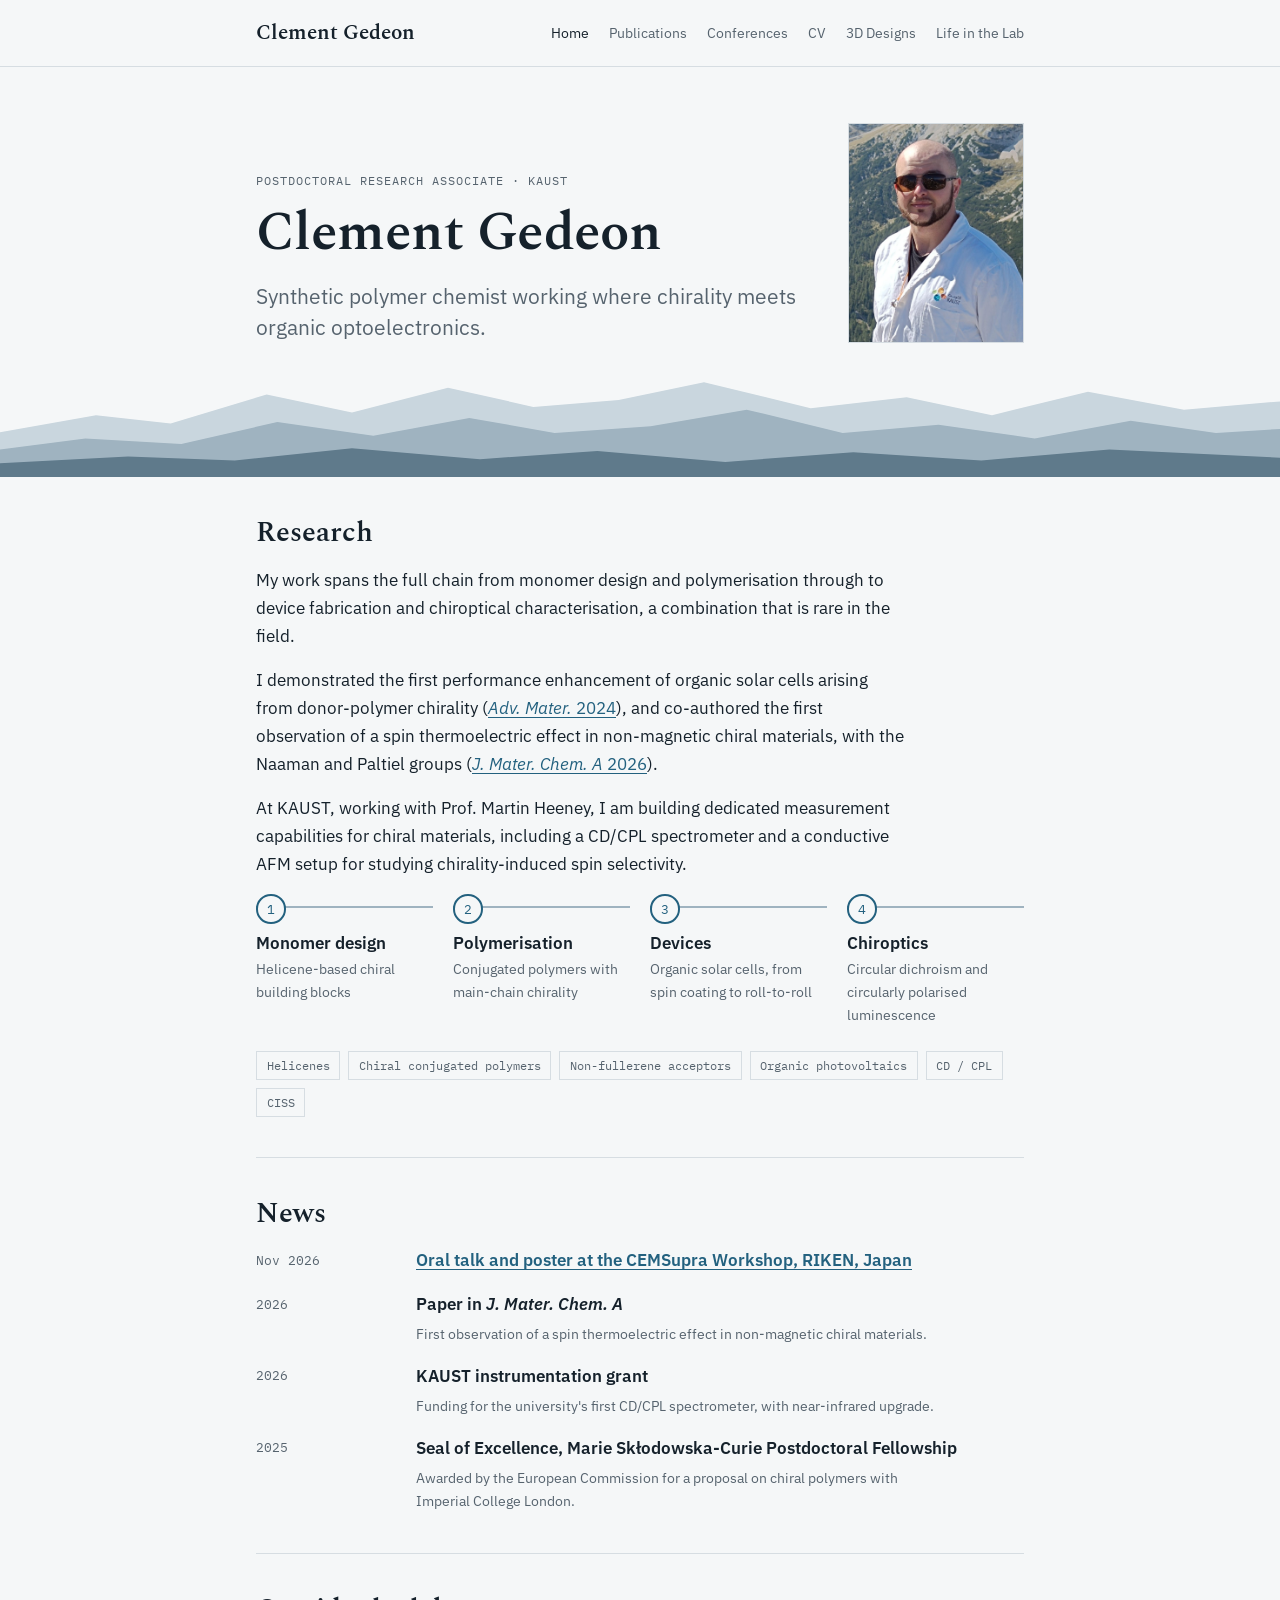
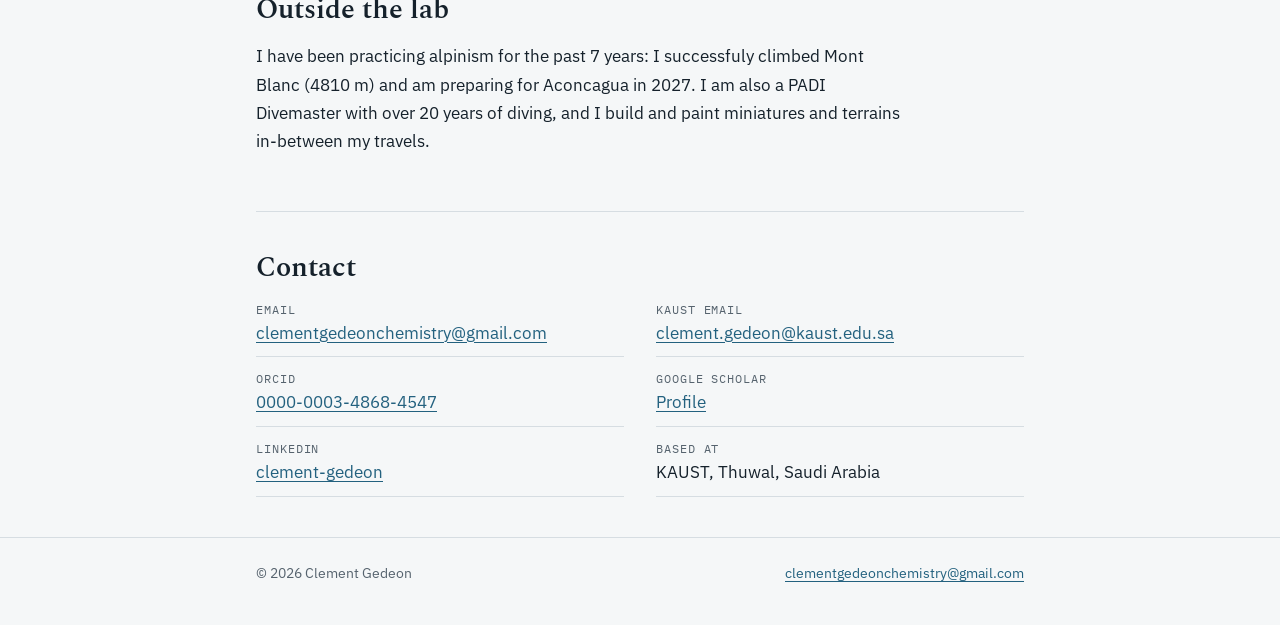
<file: index.html>
<!doctype html>
<html lang="en">
<head>
<meta charset="utf-8">
<meta name="viewport" content="width=device-width, initial-scale=1, viewport-fit=cover">
<title>Clement Gedeon</title><meta name="description" content="Clement Gedeon, synthetic polymer chemist at KAUST working on chiral conjugated polymers for organic optoelectronics."><meta name="claude:viewport-fit-sides" content="cover"><meta property="og:title" content="Clement Gedeon"><meta property="og:description" content="Clement Gedeon, synthetic polymer chemist at KAUST working on chiral conjugated polymers for organic optoelectronics."><link rel="icon" href="data:image/svg+xml,%3Csvg xmlns=%22http://www.w3.org/2000/svg%22 viewBox=%220 0 32 32%22%3E%3Cpath d=%22M2 28 L12 10 L17 18 L21 12 L30 28 Z%22 fill=%22%2323617f%22/%3E%3C/svg%3E"><link rel="preconnect" href="https://fonts.googleapis.com"><link rel="preconnect" href="https://fonts.gstatic.com" crossorigin><link rel="stylesheet" href="https://fonts.googleapis.com/css2?family=IBM+Plex+Mono:wght@400;500&family=IBM+Plex+Sans:ital,wght@0,400;0,600;1,400&family=Spectral:wght@500;600&display=swap"><link rel="stylesheet" href="style.css">
</head>
<body>
<header class="site-header"><div class="wrap"><a class="brand" href="index.html">Clement Gedeon</a><nav class="nav" aria-label="Main"><a href="index.html" aria-current="page">Home</a><a href="publications/index.html">Publications</a><a href="conferences/index.html">Conferences</a><a href="cv/index.html">CV</a><a href="3d-designs/index.html">3D Designs</a><a href="lab/index.html">Life in the Lab</a></nav></div></header>
<div class="hero"><div class="wrap">
  <div>
    <p class="eyebrow">Postdoctoral Research Associate · KAUST</p>
    <h1>Clement Gedeon</h1>
    <p class="lead">Synthetic polymer chemist working where chirality meets organic optoelectronics.</p>
  </div>
  <figure class="portrait" style="margin:0"><span aria-hidden="true">CG</span>
    <img src="photo.jpg" alt="Portrait of Clement Gedeon in the mountains" onerror="this.remove()"></figure>
</div></div>
<svg class="ridge" viewBox="0 0 1200 160" preserveAspectRatio="none" aria-hidden="true">
<polygon class="r1" points="0,160 0,95 90,70 160,82 250,40 330,66 420,30 500,58 580,48 660,22 760,60 850,44 930,70 1020,36 1110,62 1200,50 1200,160"/>
<polygon class="r2" points="0,160 0,120 80,104 170,112 260,80 350,100 440,74 520,96 610,86 700,62 790,96 880,84 970,104 1060,78 1140,96 1200,90 1200,160"/>
<polygon class="r3" points="0,160 0,140 120,130 220,136 330,118 450,134 560,122 680,138 800,124 920,136 1040,120 1200,132 1200,160"/>
</svg>
<main class="wrap">
  <section aria-labelledby="h-research">
    <h2 id="h-research">Research</h2>
    <p>My work spans the full chain from monomer design and polymerisation through to device fabrication and chiroptical characterisation, a combination that is rare in the field.</p>
    <p>I demonstrated the first performance enhancement of organic solar cells arising from donor-polymer chirality (<a href="publications/index.html#am2024"><em>Adv. Mater.</em> 2024</a>), and co-authored the first observation of a spin thermoelectric effect in non-magnetic chiral materials, with the Naaman and Paltiel groups (<a href="publications/index.html#jmca2026"><em>J. Mater. Chem. A</em> 2026</a>).</p>
    <p>At KAUST, working with Prof. Martin Heeney, I am building dedicated measurement capabilities for chiral materials, including a CD/CPL spectrometer and a conductive AFM setup for studying chirality-induced spin selectivity.</p>
    <ol class="route" aria-label="From monomer to device">
      <li><h3>Monomer design</h3><p>Helicene-based chiral building blocks</p></li>
      <li><h3>Polymerisation</h3><p>Conjugated polymers with main-chain chirality</p></li>
      <li><h3>Devices</h3><p>Organic solar cells, from spin coating to roll-to-roll</p></li>
      <li><h3>Chiroptics</h3><p>Circular dichroism and circularly polarised luminescence</p></li>
    </ol>
    <ul class="keywords" aria-label="Keywords">
      <li>Helicenes</li><li>Chiral conjugated polymers</li><li>Non-fullerene acceptors</li><li>Organic photovoltaics</li><li>CD / CPL</li><li>CISS</li>
    </ul>
  </section>

  <section aria-labelledby="h-news">
    <h2 id="h-news">News</h2>
    <ul class="path">
      <li><div class="when">Nov 2026</div><div><a href="conferences/cemsupra2026/index.html">Oral talk and poster at the CEMSupra Workshop, RIKEN, Japan</a></div></li>
      <li><div class="when">2026</div><div><strong>Paper in <em>J. Mater. Chem. A</em></strong><p>First observation of a spin thermoelectric effect in non-magnetic chiral materials.</p></div></li>
      <li><div class="when">2026</div><div><strong>KAUST instrumentation grant</strong><p>Funding for the university's first CD/CPL spectrometer, with near-infrared upgrade.</p></div></li>
      <li><div class="when">2025</div><div><strong>Seal of Excellence, Marie Skłodowska-Curie Postdoctoral Fellowship</strong><p>Awarded by the European Commission for a proposal on chiral polymers with Imperial College London.</p></div></li>
    </ul>
  </section>

  <section aria-labelledby="h-out">
    <h2 id="h-out">Outside the lab</h2>
    <p>I have been practicing alpinism for the past 7 years: I successfuly climbed Mont Blanc (4810 m) and am preparing for Aconcagua in 2027. I am also a PADI Divemaster with over 20 years of diving, and I build and paint miniatures and terrains in-between my travels.</p>
  </section>

  <section id="contact" aria-labelledby="h-contact">
    <h2 id="h-contact">Contact</h2>
    <ul class="links">
      <li><span class="label">Email</span><a href="mailto:clementgedeonchemistry@gmail.com">clementgedeonchemistry@gmail.com</a></li>
      <li><span class="label">KAUST email</span><a href="mailto:clement.gedeon@kaust.edu.sa">clement.gedeon@kaust.edu.sa</a></li>
      <li><span class="label">ORCID</span><a href="https://orcid.org/0000-0003-4868-4547">0000-0003-4868-4547</a></li>
      <li><span class="label">Google Scholar</span><a href="https://scholar.google.com/citations?user=0mpW06MAAAAJ">Profile</a></li>
      <li><span class="label">LinkedIn</span><a href="https://www.linkedin.com/in/clement-gedeon/">clement-gedeon</a></li>
      <li><span class="label">Based at</span><span class="value">KAUST, Thuwal, Saudi Arabia</span></li>
    </ul>
  </section>
</main>
<footer class="site-footer"><div class="wrap"><span>© 2026 Clement Gedeon</span><a href="mailto:clementgedeonchemistry@gmail.com">clementgedeonchemistry@gmail.com</a></div></footer>
</body>
</html>
</file>
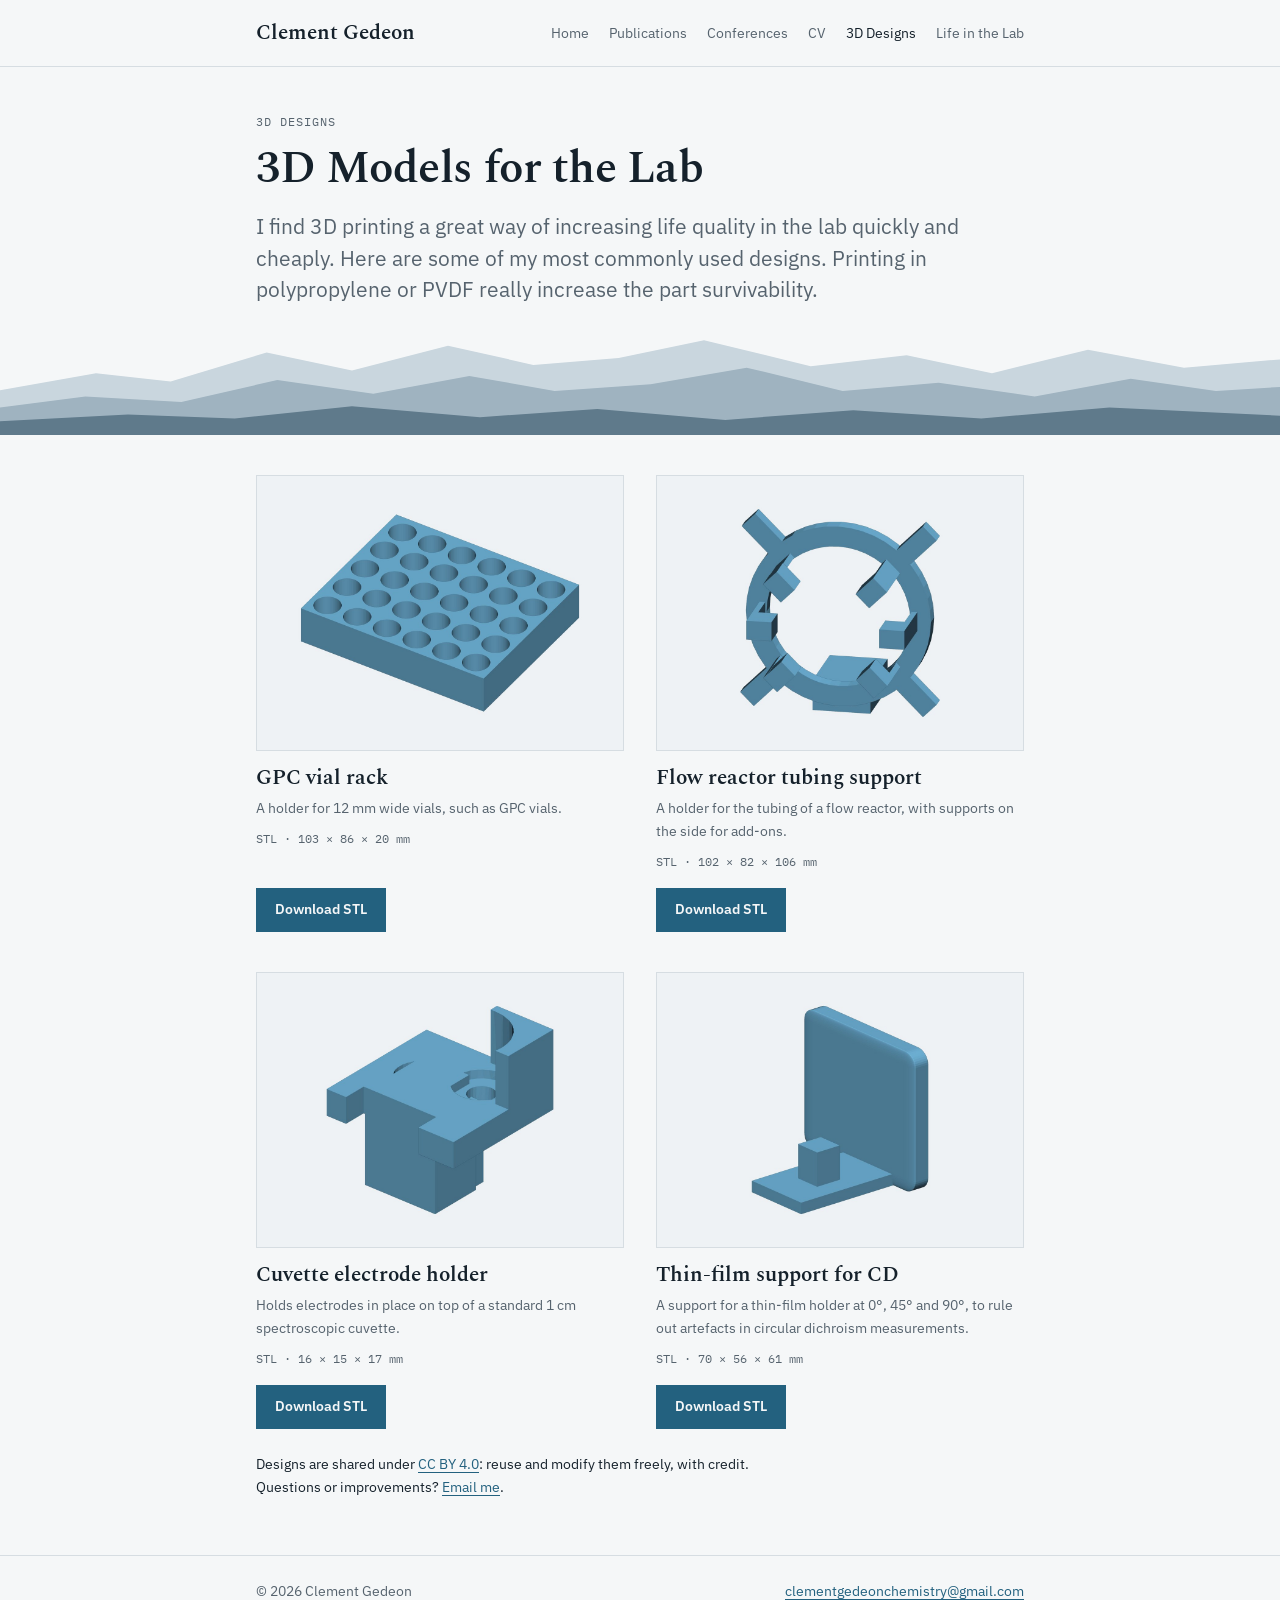
<file: 3d-designs/index.html>
<!doctype html>
<html lang="en">
<head>
<meta charset="utf-8">
<meta name="viewport" content="width=device-width, initial-scale=1, viewport-fit=cover">
<title>3D Designs · Clement Gedeon</title><meta name="description" content="3D-printable lab parts designed by Clement Gedeon, free to download."><meta name="claude:viewport-fit-sides" content="cover"><meta property="og:title" content="3D Designs · Clement Gedeon"><meta property="og:description" content="3D-printable lab parts designed by Clement Gedeon, free to download."><link rel="icon" href="data:image/svg+xml,%3Csvg xmlns=%22http://www.w3.org/2000/svg%22 viewBox=%220 0 32 32%22%3E%3Cpath d=%22M2 28 L12 10 L17 18 L21 12 L30 28 Z%22 fill=%22%2323617f%22/%3E%3C/svg%3E"><link rel="preconnect" href="https://fonts.googleapis.com"><link rel="preconnect" href="https://fonts.gstatic.com" crossorigin><link rel="stylesheet" href="https://fonts.googleapis.com/css2?family=IBM+Plex+Mono:wght@400;500&family=IBM+Plex+Sans:ital,wght@0,400;0,600;1,400&family=Spectral:wght@500;600&display=swap"><link rel="stylesheet" href="../style.css">
</head>
<body>
<header class="site-header"><div class="wrap"><a class="brand" href="../index.html">Clement Gedeon</a><nav class="nav" aria-label="Main"><a href="../index.html">Home</a><a href="../publications/index.html">Publications</a><a href="../conferences/index.html">Conferences</a><a href="../cv/index.html">CV</a><a href="../3d-designs/index.html" aria-current="page">3D Designs</a><a href="../lab/index.html">Life in the Lab</a></nav></div></header>
<div class="hero page-head"><div class="wrap" style="grid-template-columns:minmax(0,1fr)"><div><p class="eyebrow">3D Designs</p><h1>3D Models for the Lab</h1><p class="lead">I find 3D printing a great way of increasing life quality in the lab quickly and cheaply. Here are some of my most commonly used designs. Printing in polypropylene or PVDF really increase the part survivability.</p></div></div></div><svg class="ridge" viewBox="0 0 1200 160" preserveAspectRatio="none" aria-hidden="true">
<polygon class="r1" points="0,160 0,95 90,70 160,82 250,40 330,66 420,30 500,58 580,48 660,22 760,60 850,44 930,70 1020,36 1110,62 1200,50 1200,160"/>
<polygon class="r2" points="0,160 0,120 80,104 170,112 260,80 350,100 440,74 520,96 610,86 700,62 790,96 880,84 970,104 1060,78 1140,96 1200,90 1200,160"/>
<polygon class="r3" points="0,160 0,140 120,130 220,136 330,118 450,134 560,122 680,138 800,124 920,136 1040,120 1200,132 1200,160"/>
</svg>
<main class="wrap">
  <section aria-label="Designs">
    <div class="designs">
<article class="design" id="gpc-vial-rack"><a class="design-img" href="images/GPC_Vials_1.2mm.jpg"><img src="images/GPC_Vials_1.2mm.jpg" alt="GPC vial rack" loading="lazy"></a><div class="design-body"><h2>GPC vial rack</h2><p>A holder for 12 mm wide vials, such as GPC vials.</p><p class="design-meta">STL · 103 × 86 × 20 mm</p><a class="button" href="files/GPC_Vials_1.2mm.stl" download>Download STL</a></div></article><article class="design" id="flow-reactor-support"><a class="design-img" href="images/Flow_Reactor_Support.jpg"><img src="images/Flow_Reactor_Support.jpg" alt="Flow reactor tubing support" loading="lazy"></a><div class="design-body"><h2>Flow reactor tubing support</h2><p>A holder for the tubing of a flow reactor, with supports on the side for add-ons.</p><p class="design-meta">STL · 102 × 82 × 106 mm</p><a class="button" href="files/Flow_Reactor_Support.stl" download>Download STL</a></div></article><article class="design" id="cuvette-electrode-holder"><a class="design-img" href="images/Electrode_Holder_Cuvette.jpg"><img src="images/Electrode_Holder_Cuvette.jpg" alt="Cuvette electrode holder" loading="lazy"></a><div class="design-body"><h2>Cuvette electrode holder</h2><p>Holds electrodes in place on top of a standard 1 cm spectroscopic cuvette.</p><p class="design-meta">STL · 16 × 15 × 17 mm</p><a class="button" href="files/Electrode_Holder_Cuvette.stl" download>Download STL</a></div></article><article class="design" id="thin-film-cd-support"><a class="design-img" href="images/Thin_Film_Support_CD.jpg"><img src="images/Thin_Film_Support_CD.jpg" alt="Thin-film support for CD" loading="lazy"></a><div class="design-body"><h2>Thin-film support for CD</h2><p>A support for a thin-film holder at 0°, 45° and 90°, to rule out artefacts in circular dichroism measurements.</p><p class="design-meta">STL · 70 × 56 × 61 mm</p><a class="button" href="files/Thin_Film_Support_CD.stl" download>Download STL</a></div></article>
<!-- TO ADD A DESIGN
     1. Upload the picture into 3d-designs/images/ and the file (STL, STEP or ZIP) into 3d-designs/files/
     2. Copy the lines from <article ...> to </article> below, paste them just above this comment, and change the text and file names.
<article class="design" id="short-name">
  <a class="design-img" href="images/picture.jpg"><img src="images/picture.jpg" alt="Short description of the part" loading="lazy"></a>
  <div class="design-body">
    <h2>Name of the part</h2>
    <p>What it does and why you made it.</p>
    <p class="design-meta">STL · PETG</p>
    <a class="button" href="files/part.stl" download>Download STL</a>
  </div>
</article>
-->
    </div>
    <p class="more">Designs are shared under <a href="https://creativecommons.org/licenses/by/4.0/">CC BY 4.0</a>: reuse and modify them freely, with credit. Questions or improvements? <a href="mailto:clementgedeonchemistry@gmail.com">Email me</a>.</p>
  </section>
</main>
<footer class="site-footer"><div class="wrap"><span>© 2026 Clement Gedeon</span><a href="mailto:clementgedeonchemistry@gmail.com">clementgedeonchemistry@gmail.com</a></div></footer>
<dialog class="lightbox" id="lightbox" aria-label="Enlarged image">
  <button type="button" class="lightbox-close" aria-label="Close">×</button>
  <img alt=""><p></p>
</dialog>
<script src="../lightbox.js"></script>
</body>
</html>
</file>
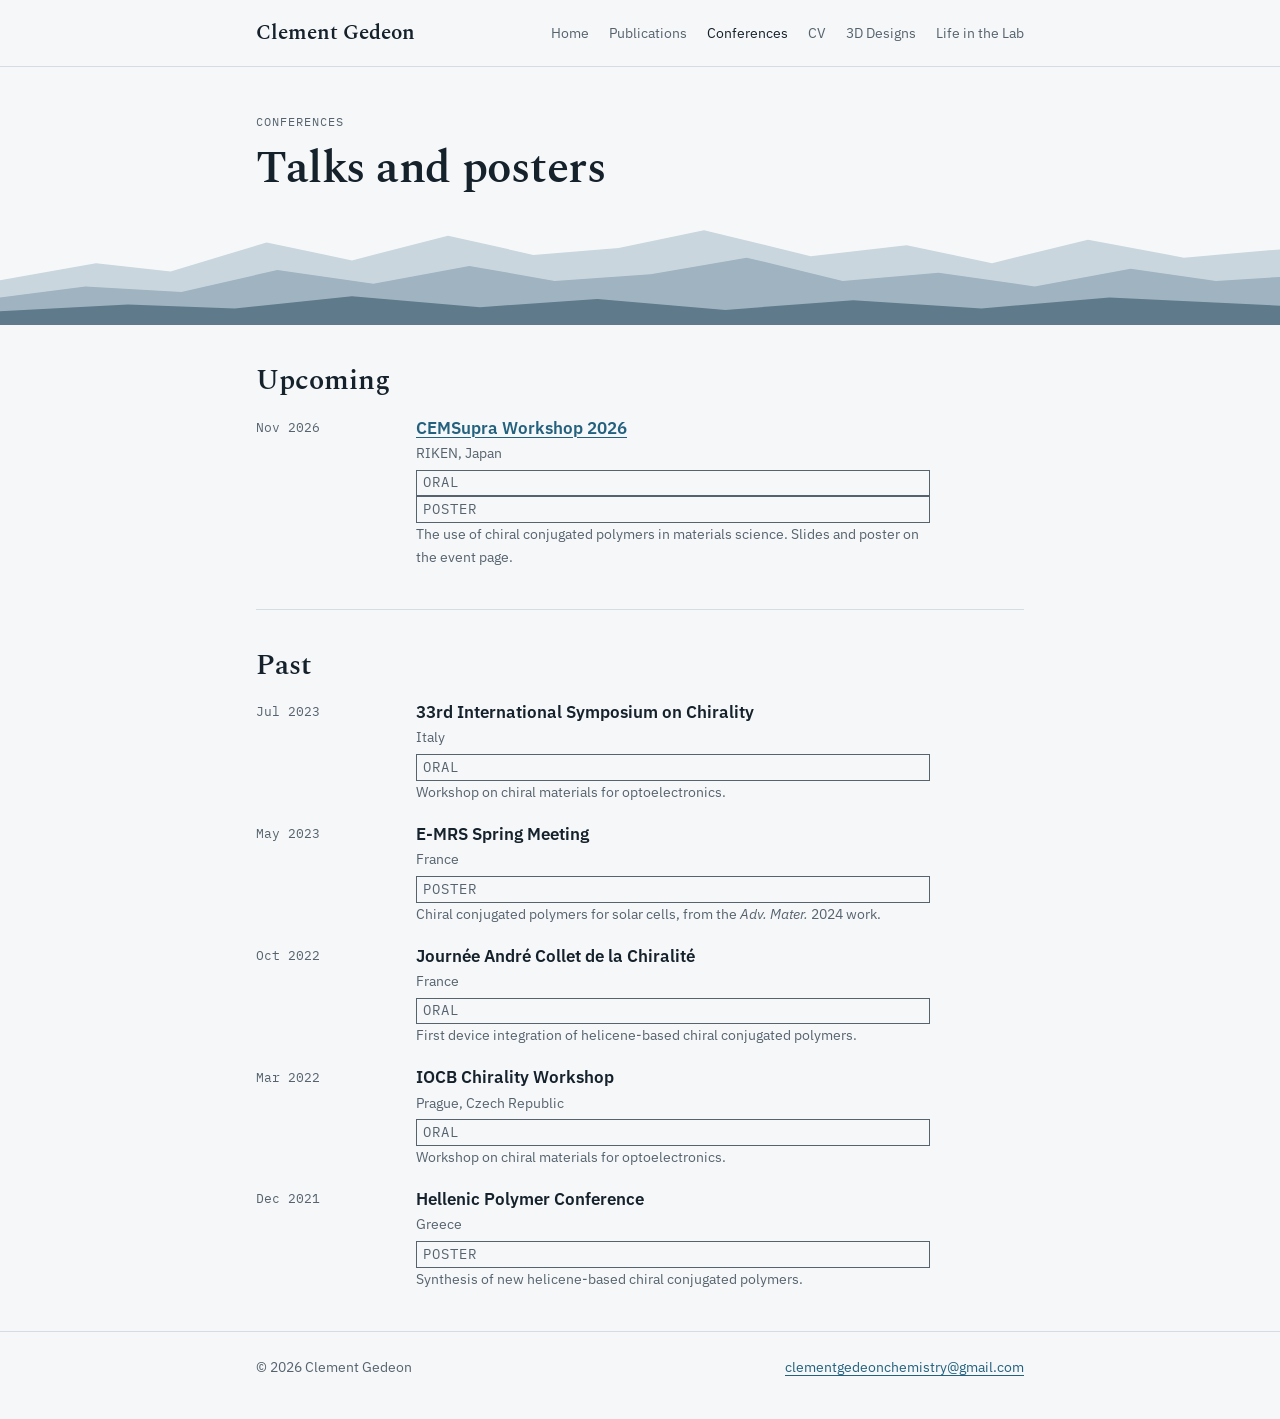
<file: conferences/index.html>
<!doctype html>
<html lang="en">
<head>
<meta charset="utf-8">
<meta name="viewport" content="width=device-width, initial-scale=1, viewport-fit=cover">
<title>Conferences · Clement Gedeon</title><meta name="description" content="Talks and posters by Clement Gedeon."><meta name="claude:viewport-fit-sides" content="cover"><meta property="og:title" content="Conferences · Clement Gedeon"><meta property="og:description" content="Talks and posters by Clement Gedeon."><link rel="icon" href="data:image/svg+xml,%3Csvg xmlns=%22http://www.w3.org/2000/svg%22 viewBox=%220 0 32 32%22%3E%3Cpath d=%22M2 28 L12 10 L17 18 L21 12 L30 28 Z%22 fill=%22%2323617f%22/%3E%3C/svg%3E"><link rel="preconnect" href="https://fonts.googleapis.com"><link rel="preconnect" href="https://fonts.gstatic.com" crossorigin><link rel="stylesheet" href="https://fonts.googleapis.com/css2?family=IBM+Plex+Mono:wght@400;500&family=IBM+Plex+Sans:ital,wght@0,400;0,600;1,400&family=Spectral:wght@500;600&display=swap"><link rel="stylesheet" href="../style.css">
</head>
<body>
<header class="site-header"><div class="wrap"><a class="brand" href="../index.html">Clement Gedeon</a><nav class="nav" aria-label="Main"><a href="../index.html">Home</a><a href="../publications/index.html">Publications</a><a href="../conferences/index.html" aria-current="page">Conferences</a><a href="../cv/index.html">CV</a><a href="../3d-designs/index.html">3D Designs</a><a href="../lab/index.html">Life in the Lab</a></nav></div></header>
<div class="hero page-head"><div class="wrap" style="grid-template-columns:minmax(0,1fr)"><div><p class="eyebrow">Conferences</p><h1>Talks and posters</h1></div></div></div><svg class="ridge" viewBox="0 0 1200 160" preserveAspectRatio="none" aria-hidden="true">
<polygon class="r1" points="0,160 0,95 90,70 160,82 250,40 330,66 420,30 500,58 580,48 660,22 760,60 850,44 930,70 1020,36 1110,62 1200,50 1200,160"/>
<polygon class="r2" points="0,160 0,120 80,104 170,112 260,80 350,100 440,74 520,96 610,86 700,62 790,96 880,84 970,104 1060,78 1140,96 1200,90 1200,160"/>
<polygon class="r3" points="0,160 0,140 120,130 220,136 330,118 450,134 560,122 680,138 800,124 920,136 1040,120 1200,132 1200,160"/>
</svg>
<main class="wrap">
  <section aria-labelledby="h-up">
    <h2 id="h-up">Upcoming</h2>
    <ul class="path">
      <li><div class="when">Nov 2026</div><div><a href="cemsupra2026/index.html">CEMSupra Workshop 2026</a> <span>RIKEN, Japan</span>
        <p><span class="badge">Oral</span><span class="badge">Poster</span>The use of chiral conjugated polymers in materials science. Slides and poster on the event page.</p></div></li>
    </ul>
  </section>
  <section aria-labelledby="h-past">
    <h2 id="h-past">Past</h2>
    <ul class="path"><li><div class="when">Jul 2023</div><div><strong>33rd International Symposium on Chirality</strong> <span>Italy</span><p><span class="badge">Oral</span>Workshop on chiral materials for optoelectronics.</p></div></li><li><div class="when">May 2023</div><div><strong>E-MRS Spring Meeting</strong> <span>France</span><p><span class="badge">Poster</span>Chiral conjugated polymers for solar cells, from the <em>Adv. Mater.</em> 2024 work.</p></div></li><li><div class="when">Oct 2022</div><div><strong>Journée André Collet de la Chiralité</strong> <span>France</span><p><span class="badge">Oral</span>First device integration of helicene-based chiral conjugated polymers.</p></div></li><li><div class="when">Mar 2022</div><div><strong>IOCB Chirality Workshop</strong> <span>Prague, Czech Republic</span><p><span class="badge">Oral</span>Workshop on chiral materials for optoelectronics.</p></div></li><li><div class="when">Dec 2021</div><div><strong>Hellenic Polymer Conference</strong> <span>Greece</span><p><span class="badge">Poster</span>Synthesis of new helicene-based chiral conjugated polymers.</p></div></li></ul>
  </section>
</main>
<footer class="site-footer"><div class="wrap"><span>© 2026 Clement Gedeon</span><a href="mailto:clementgedeonchemistry@gmail.com">clementgedeonchemistry@gmail.com</a></div></footer>
</body>
</html>
</file>
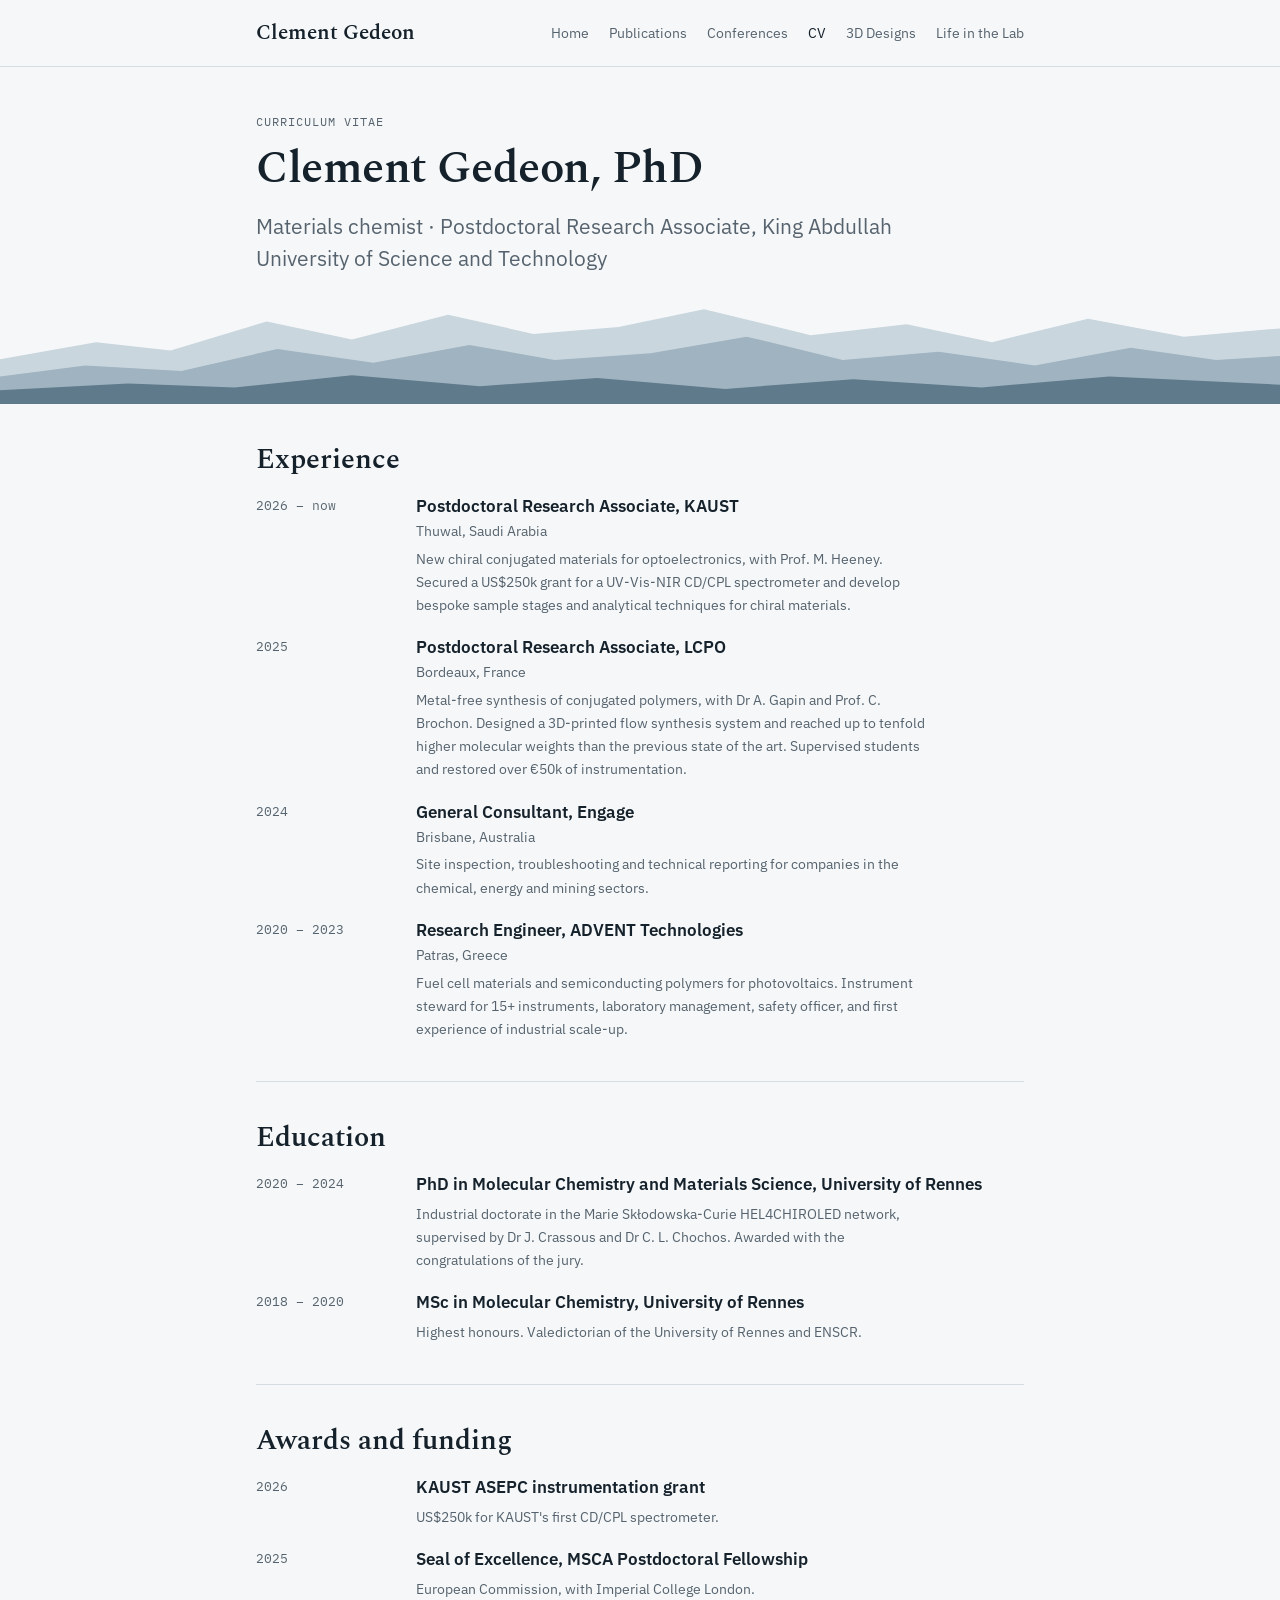
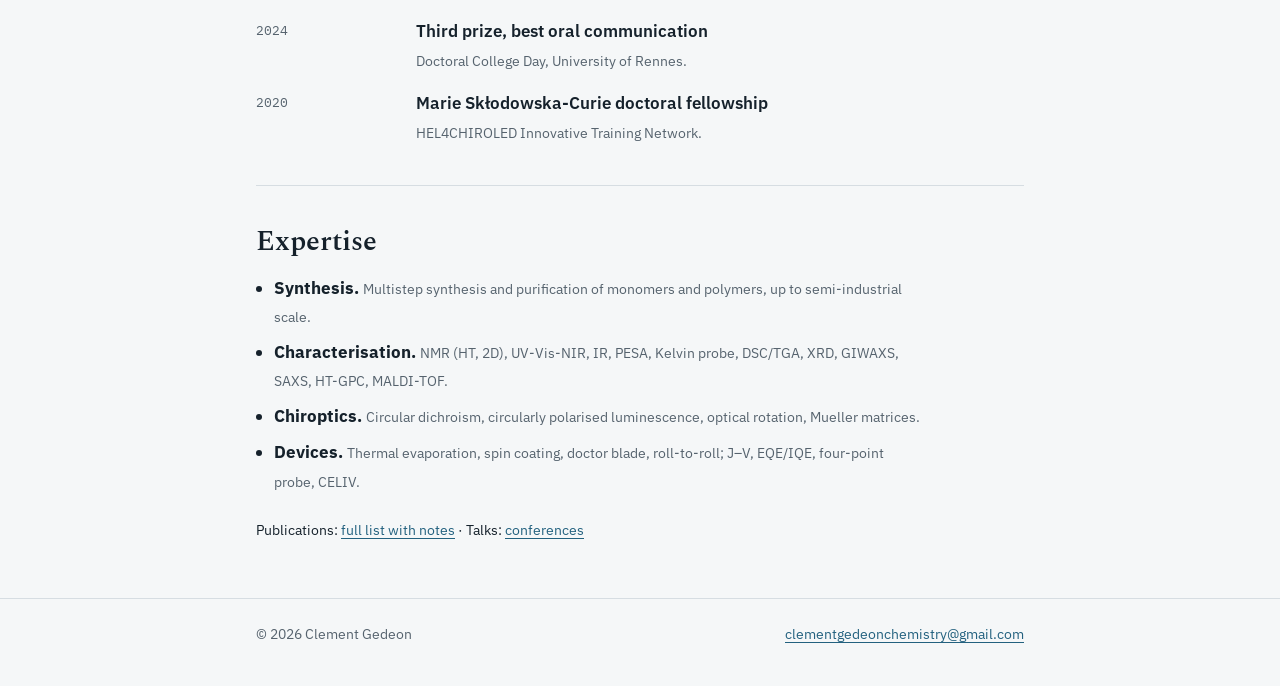
<file: cv/index.html>
<!doctype html>
<html lang="en">
<head>
<meta charset="utf-8">
<meta name="viewport" content="width=device-width, initial-scale=1, viewport-fit=cover">
<title>CV · Clement Gedeon</title><meta name="description" content="Curriculum vitae of Clement Gedeon, materials chemist at KAUST."><meta name="claude:viewport-fit-sides" content="cover"><meta property="og:title" content="CV · Clement Gedeon"><meta property="og:description" content="Curriculum vitae of Clement Gedeon, materials chemist at KAUST."><link rel="icon" href="data:image/svg+xml,%3Csvg xmlns=%22http://www.w3.org/2000/svg%22 viewBox=%220 0 32 32%22%3E%3Cpath d=%22M2 28 L12 10 L17 18 L21 12 L30 28 Z%22 fill=%22%2323617f%22/%3E%3C/svg%3E"><link rel="preconnect" href="https://fonts.googleapis.com"><link rel="preconnect" href="https://fonts.gstatic.com" crossorigin><link rel="stylesheet" href="https://fonts.googleapis.com/css2?family=IBM+Plex+Mono:wght@400;500&family=IBM+Plex+Sans:ital,wght@0,400;0,600;1,400&family=Spectral:wght@500;600&display=swap"><link rel="stylesheet" href="../style.css">
</head>
<body>
<header class="site-header"><div class="wrap"><a class="brand" href="../index.html">Clement Gedeon</a><nav class="nav" aria-label="Main"><a href="../index.html">Home</a><a href="../publications/index.html">Publications</a><a href="../conferences/index.html">Conferences</a><a href="../cv/index.html" aria-current="page">CV</a><a href="../3d-designs/index.html">3D Designs</a><a href="../lab/index.html">Life in the Lab</a></nav></div></header>
<div class="hero page-head"><div class="wrap" style="grid-template-columns:minmax(0,1fr)"><div><p class="eyebrow">Curriculum vitae</p><h1>Clement Gedeon, PhD</h1><p class="lead">Materials chemist · Postdoctoral Research Associate, King Abdullah University of Science and Technology</p></div></div></div><svg class="ridge" viewBox="0 0 1200 160" preserveAspectRatio="none" aria-hidden="true">
<polygon class="r1" points="0,160 0,95 90,70 160,82 250,40 330,66 420,30 500,58 580,48 660,22 760,60 850,44 930,70 1020,36 1110,62 1200,50 1200,160"/>
<polygon class="r2" points="0,160 0,120 80,104 170,112 260,80 350,100 440,74 520,96 610,86 700,62 790,96 880,84 970,104 1060,78 1140,96 1200,90 1200,160"/>
<polygon class="r3" points="0,160 0,140 120,130 220,136 330,118 450,134 560,122 680,138 800,124 920,136 1040,120 1200,132 1200,160"/>
</svg>
<main class="wrap">
  <section aria-labelledby="h-exp">
    <h2 id="h-exp">Experience</h2>
    <ul class="path">
      <li><div class="when">2026 – now</div><div><strong>Postdoctoral Research Associate, KAUST</strong> <span>Thuwal, Saudi Arabia</span>
        <p>New chiral conjugated materials for optoelectronics, with Prof. M. Heeney. Secured a US$250k grant for a UV-Vis-NIR CD/CPL spectrometer and develop bespoke sample stages and analytical techniques for chiral materials.</p></div></li>
      <li><div class="when">2025</div><div><strong>Postdoctoral Research Associate, LCPO</strong> <span>Bordeaux, France</span>
        <p>Metal-free synthesis of conjugated polymers, with Dr A. Gapin and Prof. C. Brochon. Designed a 3D-printed flow synthesis system and reached up to tenfold higher molecular weights than the previous state of the art. Supervised students and restored over €50k of instrumentation.</p></div></li>
      <li><div class="when">2024</div><div><strong>General Consultant, Engage</strong> <span>Brisbane, Australia</span>
        <p>Site inspection, troubleshooting and technical reporting for companies in the chemical, energy and mining sectors.</p></div></li>
      <li><div class="when">2020 – 2023</div><div><strong>Research Engineer, ADVENT Technologies</strong> <span>Patras, Greece</span>
        <p>Fuel cell materials and semiconducting polymers for photovoltaics. Instrument steward for 15+ instruments, laboratory management, safety officer, and first experience of industrial scale-up.</p></div></li>
    </ul>
  </section>
  <section aria-labelledby="h-edu">
    <h2 id="h-edu">Education</h2>
    <ul class="path">
      <li><div class="when">2020 – 2024</div><div><strong>PhD in Molecular Chemistry and Materials Science, University of Rennes</strong>
        <p>Industrial doctorate in the Marie Skłodowska-Curie HEL4CHIROLED network, supervised by Dr J. Crassous and Dr C. L. Chochos. Awarded with the congratulations of the jury.</p></div></li>
      <li><div class="when">2018 – 2020</div><div><strong>MSc in Molecular Chemistry, University of Rennes</strong>
        <p>Highest honours. Valedictorian of the University of Rennes and ENSCR.</p></div></li>
    </ul>
  </section>
  <section aria-labelledby="h-aw">
    <h2 id="h-aw">Awards and funding</h2>
    <ul class="path">
      <li><div class="when">2026</div><div><strong>KAUST ASEPC instrumentation grant</strong><p>US$250k for KAUST's first CD/CPL spectrometer.</p></div></li>
      <li><div class="when">2025</div><div><strong>Seal of Excellence, MSCA Postdoctoral Fellowship</strong><p>European Commission, with Imperial College London.</p></div></li>
      <li><div class="when">2024</div><div><strong>Third prize, best oral communication</strong><p>Doctoral College Day, University of Rennes.</p></div></li>
      <li><div class="when">2020</div><div><strong>Marie Skłodowska-Curie doctoral fellowship</strong><p>HEL4CHIROLED Innovative Training Network.</p></div></li>
    </ul>
  </section>
  <section aria-labelledby="h-sk">
    <h2 id="h-sk">Expertise</h2>
    <ul class="bullets">
      <li><strong>Synthesis.</strong> <span>Multistep synthesis and purification of monomers and polymers, up to semi-industrial scale.</span></li>
      <li><strong>Characterisation.</strong> <span>NMR (HT, 2D), UV-Vis-NIR, IR, PESA, Kelvin probe, DSC/TGA, XRD, GIWAXS, SAXS, HT-GPC, MALDI-TOF.</span></li>
      <li><strong>Chiroptics.</strong> <span>Circular dichroism, circularly polarised luminescence, optical rotation, Mueller matrices.</span></li>
      <li><strong>Devices.</strong> <span>Thermal evaporation, spin coating, doctor blade, roll-to-roll; J–V, EQE/IQE, four-point probe, CELIV.</span></li>
    </ul>
    <p class="more" style="margin-top:1.5rem">Publications: <a href="../publications/index.html">full list with notes</a> · Talks: <a href="../conferences/index.html">conferences</a></p>
  </section>
</main>
<footer class="site-footer"><div class="wrap"><span>© 2026 Clement Gedeon</span><a href="mailto:clementgedeonchemistry@gmail.com">clementgedeonchemistry@gmail.com</a></div></footer>
</body>
</html>
</file>
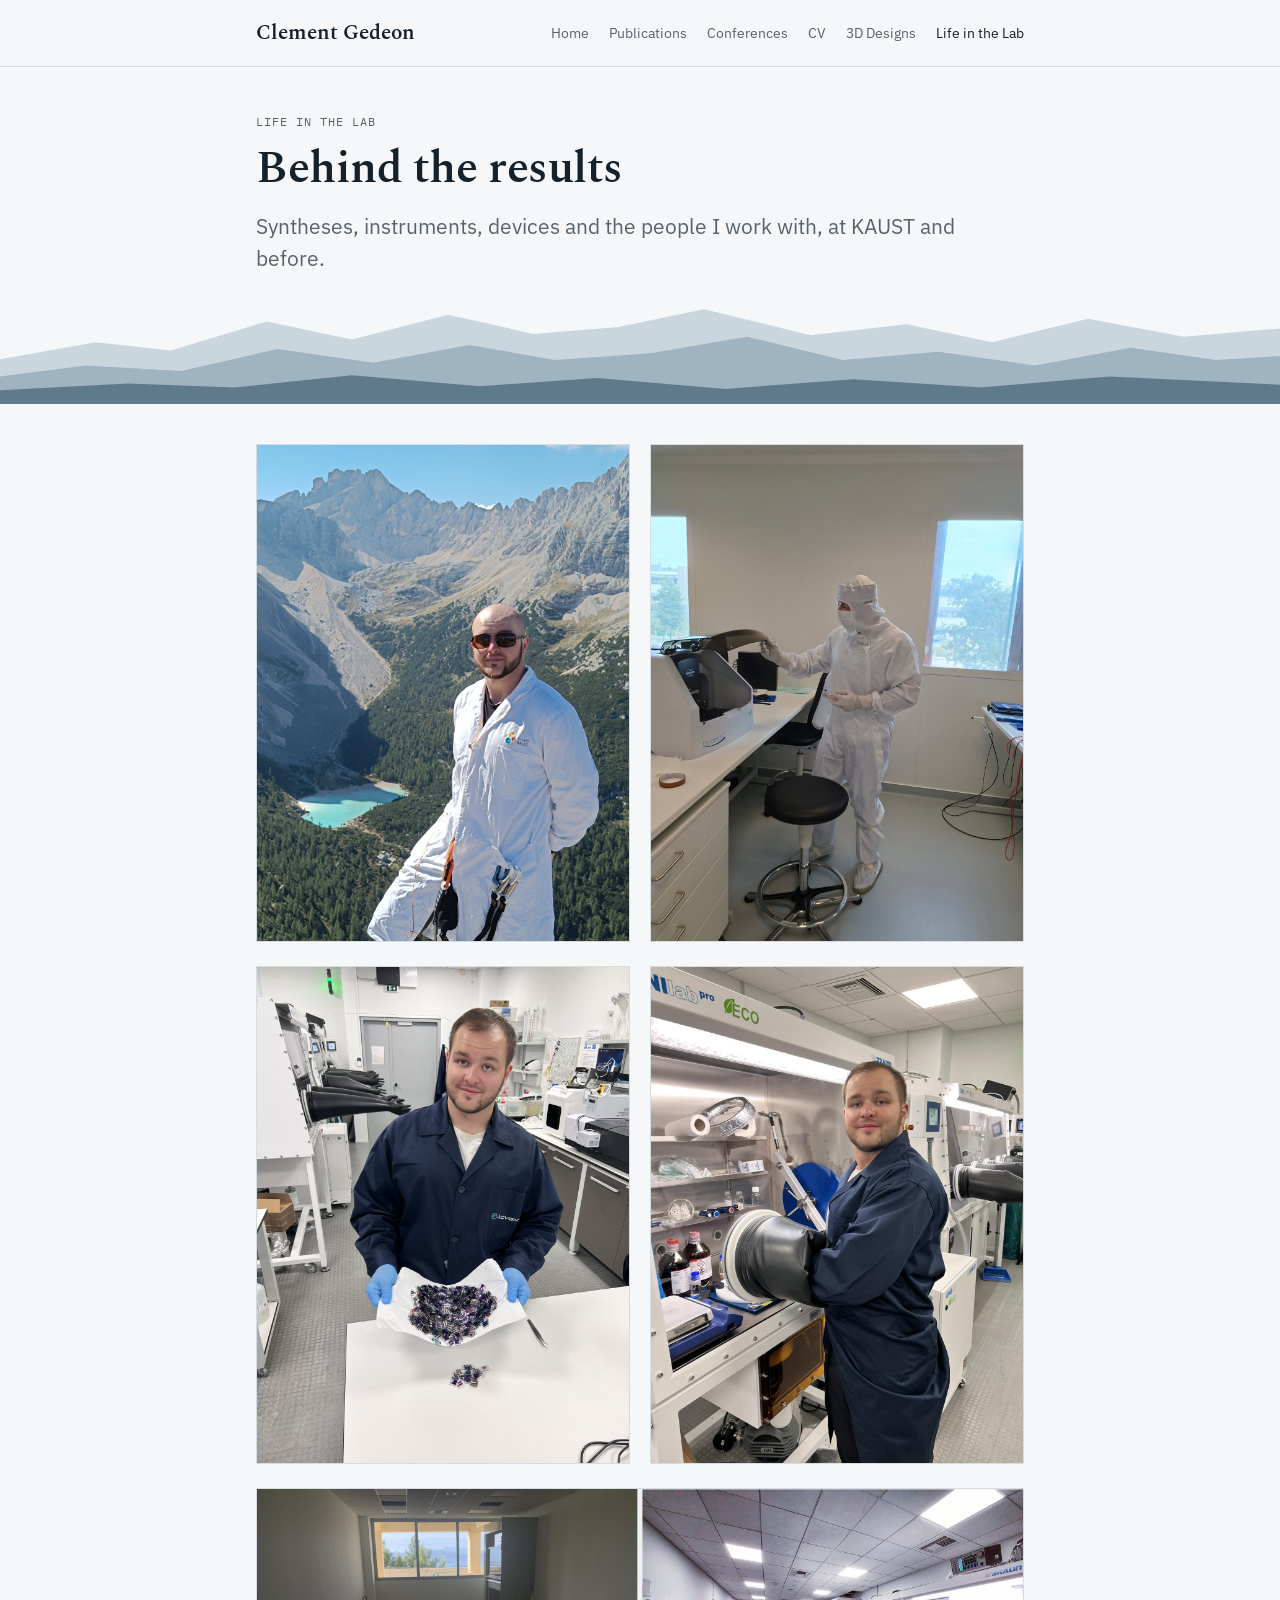
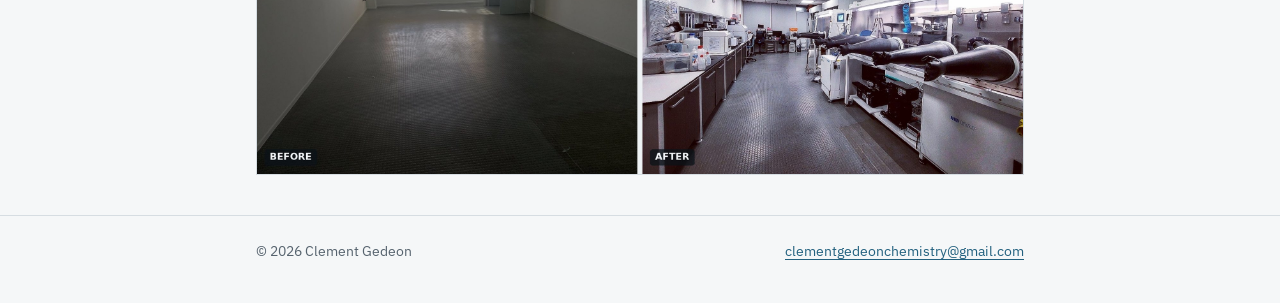
<file: lab/index.html>
<!doctype html>
<html lang="en">
<head>
<meta charset="utf-8">
<meta name="viewport" content="width=device-width, initial-scale=1, viewport-fit=cover">
<title>Life in the Lab · Clement Gedeon</title><meta name="description" content="Photos from the lab of Clement Gedeon."><meta name="claude:viewport-fit-sides" content="cover"><meta property="og:title" content="Life in the Lab · Clement Gedeon"><meta property="og:description" content="Photos from the lab of Clement Gedeon."><link rel="icon" href="data:image/svg+xml,%3Csvg xmlns=%22http://www.w3.org/2000/svg%22 viewBox=%220 0 32 32%22%3E%3Cpath d=%22M2 28 L12 10 L17 18 L21 12 L30 28 Z%22 fill=%22%2323617f%22/%3E%3C/svg%3E"><link rel="preconnect" href="https://fonts.googleapis.com"><link rel="preconnect" href="https://fonts.gstatic.com" crossorigin><link rel="stylesheet" href="https://fonts.googleapis.com/css2?family=IBM+Plex+Mono:wght@400;500&family=IBM+Plex+Sans:ital,wght@0,400;0,600;1,400&family=Spectral:wght@500;600&display=swap"><link rel="stylesheet" href="../style.css">
</head>
<body>
<header class="site-header"><div class="wrap"><a class="brand" href="../index.html">Clement Gedeon</a><nav class="nav" aria-label="Main"><a href="../index.html">Home</a><a href="../publications/index.html">Publications</a><a href="../conferences/index.html">Conferences</a><a href="../cv/index.html">CV</a><a href="../3d-designs/index.html">3D Designs</a><a href="../lab/index.html" aria-current="page">Life in the Lab</a></nav></div></header>
<div class="hero page-head"><div class="wrap" style="grid-template-columns:minmax(0,1fr)"><div><p class="eyebrow">Life in the Lab</p><h1>Behind the results</h1><p class="lead">Syntheses, instruments, devices and the people I work with, at KAUST and before.</p></div></div></div><svg class="ridge" viewBox="0 0 1200 160" preserveAspectRatio="none" aria-hidden="true">
<polygon class="r1" points="0,160 0,95 90,70 160,82 250,40 330,66 420,30 500,58 580,48 660,22 760,60 850,44 930,70 1020,36 1110,62 1200,50 1200,160"/>
<polygon class="r2" points="0,160 0,120 80,104 170,112 260,80 350,100 440,74 520,96 610,86 700,62 790,96 880,84 970,104 1060,78 1140,96 1200,90 1200,160"/>
<polygon class="r3" points="0,160 0,140 120,130 220,136 330,118 450,134 560,122 680,138 800,124 920,136 1040,120 1200,132 1200,160"/>
</svg>
<main class="wrap">
  <section aria-label="Photos">
    <div class="gallery">
<figure class="shot"><a href="photos/2026-science-at-the-top.jpg"><img src="photos/2026-science-at-the-top.jpg" alt="Clement Gedeon in a KAUST lab coat and climbing gear above a turquoise alpine lake" loading="lazy"></a><figcaption><span class="year">2026</span>Science at the top (of a mountain)!</figcaption></figure><figure class="shot"><a href="photos/2025-elorprinttec-clean-room.jpg"><img src="photos/2025-elorprinttec-clean-room.jpg" alt="Clement Gedeon in a clean-room suit opening a Dektak profilometer" loading="lazy"></a><figcaption><span class="year">2025</span>Measuring film thickness and conductivity in the ELORPrintTec clean room.</figcaption></figure><figure class="shot"><a href="photos/2024-solar-cells-adv-mater.jpg"><img src="photos/2024-solar-cells-adv-mater.jpg" alt="Clement Gedeon holding hundreds of small organic solar cell devices on a tissue" loading="lazy"></a><figcaption><span class="year">2024</span>The solar cells behind our <em>Advanced Materials</em> paper!</figcaption></figure><figure class="shot"><a href="photos/2022-glovebox-solar-cells.jpg"><img src="photos/2022-glovebox-solar-cells.jpg" alt="Clement Gedeon working with his arms in a glovebox" loading="lazy"></a><figcaption><span class="year">2022</span>Making solar cells in a fully integrated glovebox.</figcaption></figure><figure class="shot wide"><a href="photos/2021-advent-lab-before-after.jpg"><img src="photos/2021-advent-lab-before-after.jpg" alt="Left: an empty room with a window onto the sea. Right: the same room fitted out with gloveboxes and benches" loading="lazy"></a><figcaption><span class="year">2021</span>The laboratory at Advent before and after I arrived.</figcaption></figure>
<!-- TO ADD A PHOTO
     1. Upload the photo into lab/photos/ (about 1500 px wide).
     2. Copy the <figure ...> line below and paste it where it belongs (newest photos first), then change the file name, year and caption.
<figure class="shot"><a href="photos/photo.jpg"><img src="photos/photo.jpg" alt="What the photo shows" loading="lazy"></a><figcaption><span class="year">2026</span>Your caption.</figcaption></figure>
     For a landscape photo that should run across both columns, use class="shot wide".
-->
    </div>
  </section>
</main>
<footer class="site-footer"><div class="wrap"><span>© 2026 Clement Gedeon</span><a href="mailto:clementgedeonchemistry@gmail.com">clementgedeonchemistry@gmail.com</a></div></footer>
<dialog class="lightbox" id="lightbox" aria-label="Enlarged image">
  <button type="button" class="lightbox-close" aria-label="Close">×</button>
  <img alt=""><p></p>
</dialog>
<script src="../lightbox.js"></script>
</body>
</html>
</file>
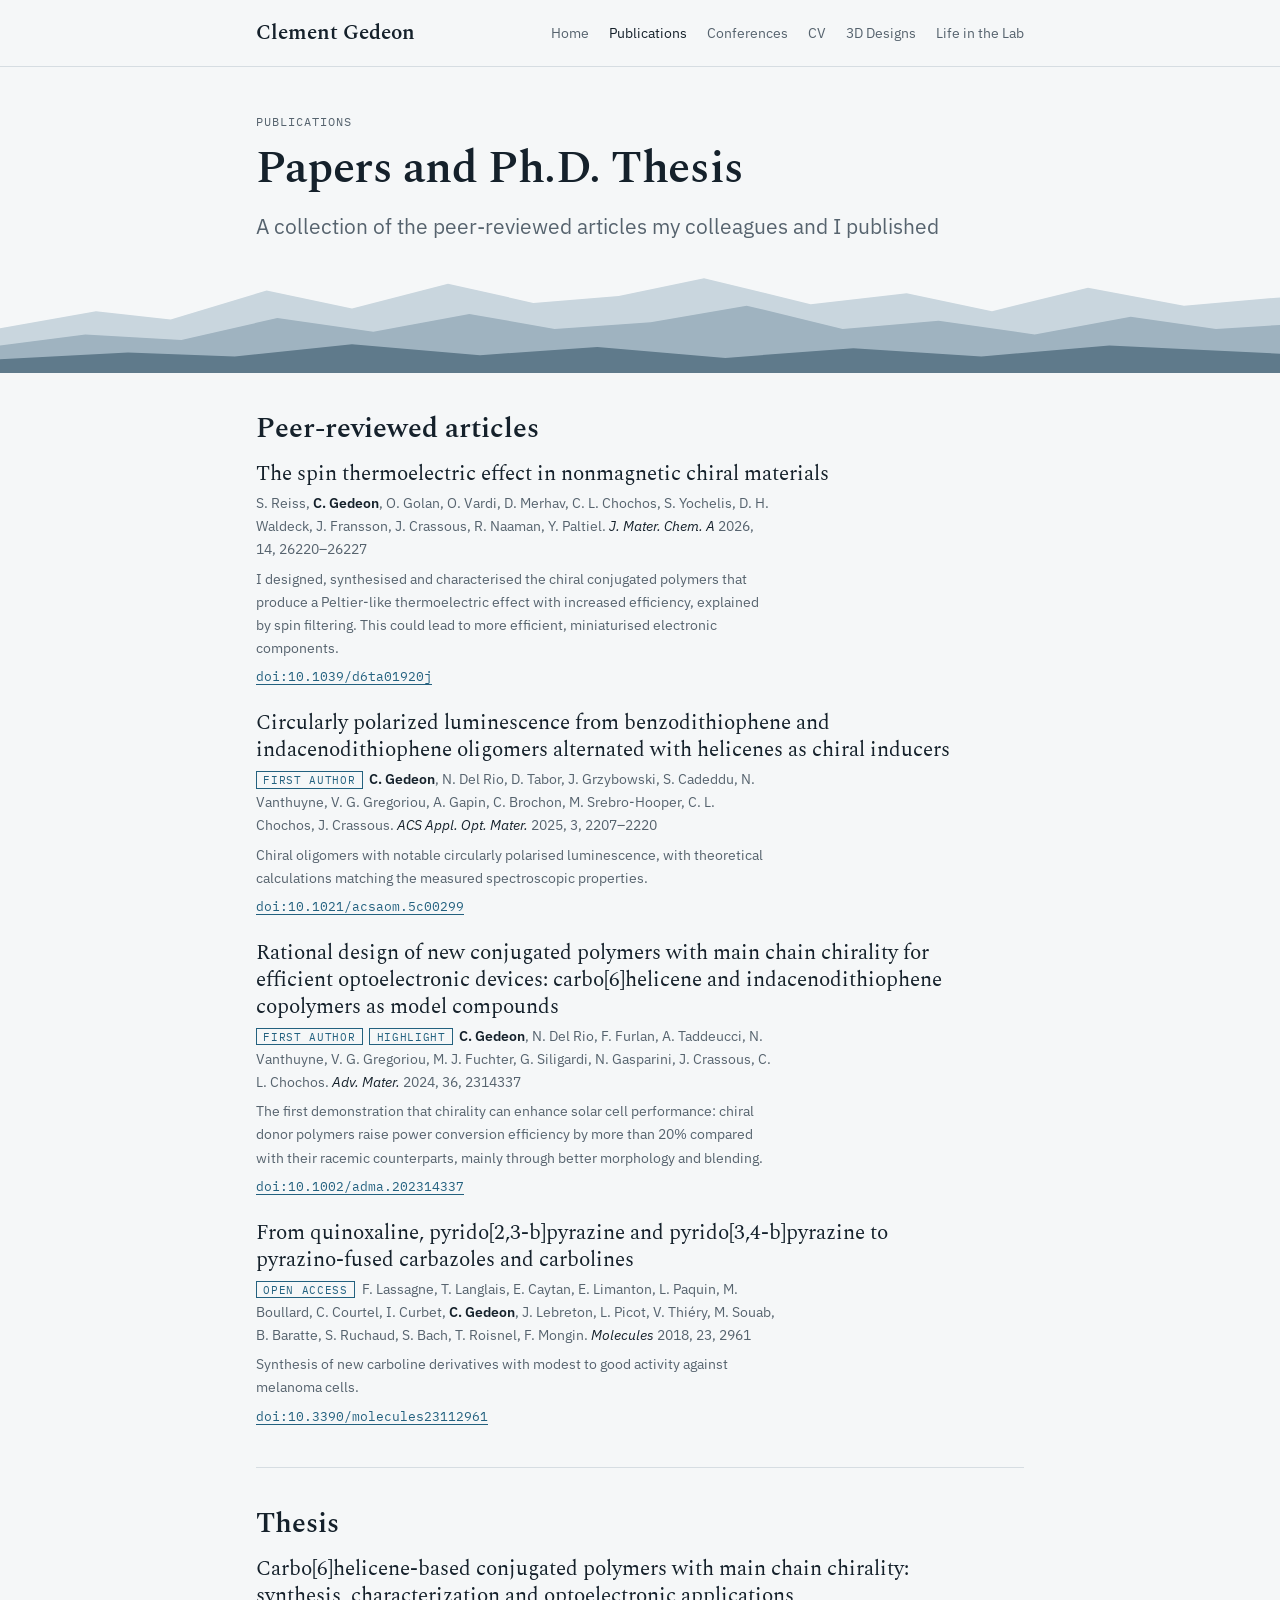
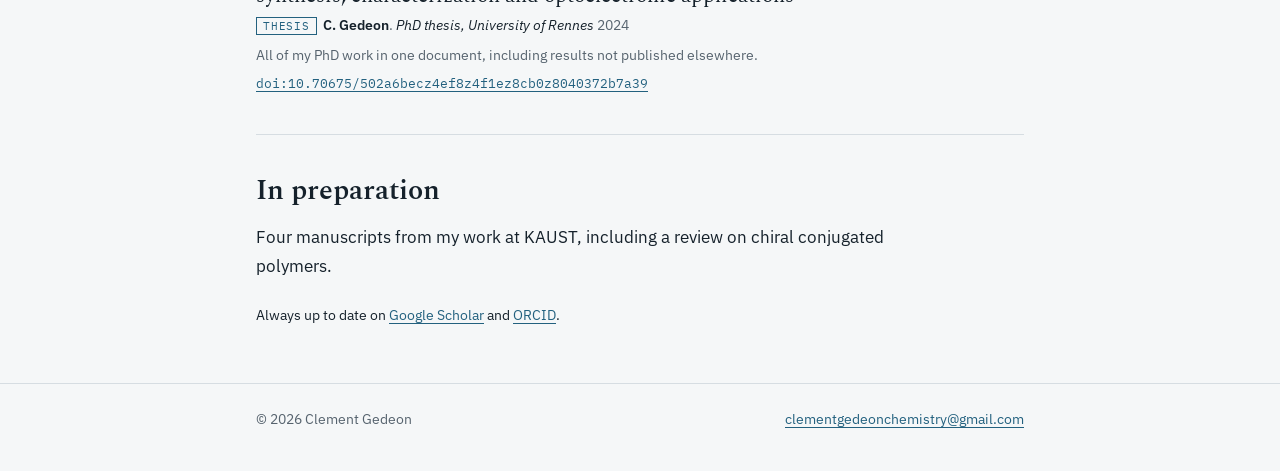
<file: publications/index.html>
<!doctype html>
<html lang="en">
<head>
<meta charset="utf-8">
<meta name="viewport" content="width=device-width, initial-scale=1, viewport-fit=cover">
<title>Publications · Clement Gedeon</title><meta name="description" content="Peer-reviewed articles and thesis by Clement Gedeon on chiral conjugated polymers."><meta name="claude:viewport-fit-sides" content="cover"><meta property="og:title" content="Publications · Clement Gedeon"><meta property="og:description" content="Peer-reviewed articles and thesis by Clement Gedeon on chiral conjugated polymers."><link rel="icon" href="data:image/svg+xml,%3Csvg xmlns=%22http://www.w3.org/2000/svg%22 viewBox=%220 0 32 32%22%3E%3Cpath d=%22M2 28 L12 10 L17 18 L21 12 L30 28 Z%22 fill=%22%2323617f%22/%3E%3C/svg%3E"><link rel="preconnect" href="https://fonts.googleapis.com"><link rel="preconnect" href="https://fonts.gstatic.com" crossorigin><link rel="stylesheet" href="https://fonts.googleapis.com/css2?family=IBM+Plex+Mono:wght@400;500&family=IBM+Plex+Sans:ital,wght@0,400;0,600;1,400&family=Spectral:wght@500;600&display=swap"><link rel="stylesheet" href="../style.css">
</head>
<body>
<header class="site-header"><div class="wrap"><a class="brand" href="../index.html">Clement Gedeon</a><nav class="nav" aria-label="Main"><a href="../index.html">Home</a><a href="../publications/index.html" aria-current="page">Publications</a><a href="../conferences/index.html">Conferences</a><a href="../cv/index.html">CV</a><a href="../3d-designs/index.html">3D Designs</a><a href="../lab/index.html">Life in the Lab</a></nav></div></header>
<div class="hero page-head"><div class="wrap" style="grid-template-columns:minmax(0,1fr)"><div><p class="eyebrow">Publications</p><h1>Papers and Ph.D. Thesis</h1><p class="lead"> A collection of the peer-reviewed articles my colleagues and I published </p></div></div></div><svg class="ridge" viewBox="0 0 1200 160" preserveAspectRatio="none" aria-hidden="true">
<polygon class="r1" points="0,160 0,95 90,70 160,82 250,40 330,66 420,30 500,58 580,48 660,22 760,60 850,44 930,70 1020,36 1110,62 1200,50 1200,160"/>
<polygon class="r2" points="0,160 0,120 80,104 170,112 260,80 350,100 440,74 520,96 610,86 700,62 790,96 880,84 970,104 1060,78 1140,96 1200,90 1200,160"/>
<polygon class="r3" points="0,160 0,140 120,130 220,136 330,118 450,134 560,122 680,138 800,124 920,136 1040,120 1200,132 1200,160"/>
</svg>
<main class="wrap">
  <section aria-labelledby="h-articles">
    <h2 id="h-articles">Peer-reviewed articles</h2>
    <ul class="pubs"><li id="jmca2026"><p class="pub-title"><a href="https://doi.org/10.1039/d6ta01920j">The spin thermoelectric effect in nonmagnetic chiral materials</a></p><p class="pub-meta">S. Reiss, <span class="me">C. Gedeon</span>, O. Golan, O. Vardi, D. Merhav, C. L. Chochos, S. Yochelis, D. H. Waldeck, J. Fransson, J. Crassous, R. Naaman, Y. Paltiel. <em>J. Mater. Chem. A</em> 2026, 14, 26220–26227</p><p class="pub-note">I designed, synthesised and characterised the chiral conjugated polymers that produce a Peltier-like thermoelectric effect with increased efficiency, explained by spin filtering. This could lead to more efficient, miniaturised electronic components.</p><p class="pub-actions"><a href="https://doi.org/10.1039/d6ta01920j">doi:10.1039/d6ta01920j</a></p></li><li id="aom2025"><p class="pub-title"><a href="https://doi.org/10.1021/acsaom.5c00299">Circularly polarized luminescence from benzodithiophene and indacenodithiophene oligomers alternated with helicenes as chiral inducers</a></p><p class="pub-meta"><span class="badge">First author</span><span class="me">C. Gedeon</span>, N. Del Rio, D. Tabor, J. Grzybowski, S. Cadeddu, N. Vanthuyne, V. G. Gregoriou, A. Gapin, C. Brochon, M. Srebro-Hooper, C. L. Chochos, J. Crassous. <em>ACS Appl. Opt. Mater.</em> 2025, 3, 2207–2220</p><p class="pub-note">Chiral oligomers with notable circularly polarised luminescence, with theoretical calculations matching the measured spectroscopic properties.</p><p class="pub-actions"><a href="https://doi.org/10.1021/acsaom.5c00299">doi:10.1021/acsaom.5c00299</a></p></li><li id="am2024"><p class="pub-title"><a href="https://doi.org/10.1002/adma.202314337">Rational design of new conjugated polymers with main chain chirality for efficient optoelectronic devices: carbo[6]helicene and indacenodithiophene copolymers as model compounds</a></p><p class="pub-meta"><span class="badge">First author</span><span class="badge">Highlight</span><span class="me">C. Gedeon</span>, N. Del Rio, F. Furlan, A. Taddeucci, N. Vanthuyne, V. G. Gregoriou, M. J. Fuchter, G. Siligardi, N. Gasparini, J. Crassous, C. L. Chochos. <em>Adv. Mater.</em> 2024, 36, 2314337</p><p class="pub-note">The first demonstration that chirality can enhance solar cell performance: chiral donor polymers raise power conversion efficiency by more than 20% compared with their racemic counterparts, mainly through better morphology and blending.</p><p class="pub-actions"><a href="https://doi.org/10.1002/adma.202314337">doi:10.1002/adma.202314337</a></p></li><li id="mol2018"><p class="pub-title"><a href="https://doi.org/10.3390/molecules23112961">From quinoxaline, pyrido[2,3-b]pyrazine and pyrido[3,4-b]pyrazine to pyrazino-fused carbazoles and carbolines</a></p><p class="pub-meta"><span class="badge">Open access</span>F. Lassagne, T. Langlais, E. Caytan, E. Limanton, L. Paquin, M. Boullard, C. Courtel, I. Curbet, <span class="me">C. Gedeon</span>, J. Lebreton, L. Picot, V. Thiéry, M. Souab, B. Baratte, S. Ruchaud, S. Bach, T. Roisnel, F. Mongin. <em>Molecules</em> 2018, 23, 2961</p><p class="pub-note">Synthesis of new carboline derivatives with modest to good activity against melanoma cells.</p><p class="pub-actions"><a href="https://doi.org/10.3390/molecules23112961">doi:10.3390/molecules23112961</a></p></li></ul>
  </section>
  <section aria-labelledby="h-thesis">
    <h2 id="h-thesis">Thesis</h2>
    <ul class="pubs"><li id="thesis"><p class="pub-title"><a href="https://doi.org/10.70675/502a6becz4ef8z4f1ez8cb0z8040372b7a39">Carbo[6]helicene-based conjugated polymers with main chain chirality: synthesis, characterization and optoelectronic applications</a></p><p class="pub-meta"><span class="badge">Thesis</span><span class="me">C. Gedeon</span>. <em>PhD thesis, University of Rennes</em> 2024</p><p class="pub-note">All of my PhD work in one document, including results not published elsewhere.</p><p class="pub-actions"><a href="https://doi.org/10.70675/502a6becz4ef8z4f1ez8cb0z8040372b7a39">doi:10.70675/502a6becz4ef8z4f1ez8cb0z8040372b7a39</a></p></li></ul>
  </section>
  <section aria-labelledby="h-prep">
    <h2 id="h-prep">In preparation</h2>
    <p>Four manuscripts from my work at KAUST, including a review on chiral conjugated polymers.</p>
    <p class="more">Always up to date on <a href="https://scholar.google.com/citations?user=0mpW06MAAAAJ">Google Scholar</a> and <a href="https://orcid.org/0000-0003-4868-4547">ORCID</a>.</p>
  </section>
</main>
<footer class="site-footer"><div class="wrap"><span>© 2026 Clement Gedeon</span><a href="mailto:clementgedeonchemistry@gmail.com">clementgedeonchemistry@gmail.com</a></div></footer>
</body>
</html>
</file>
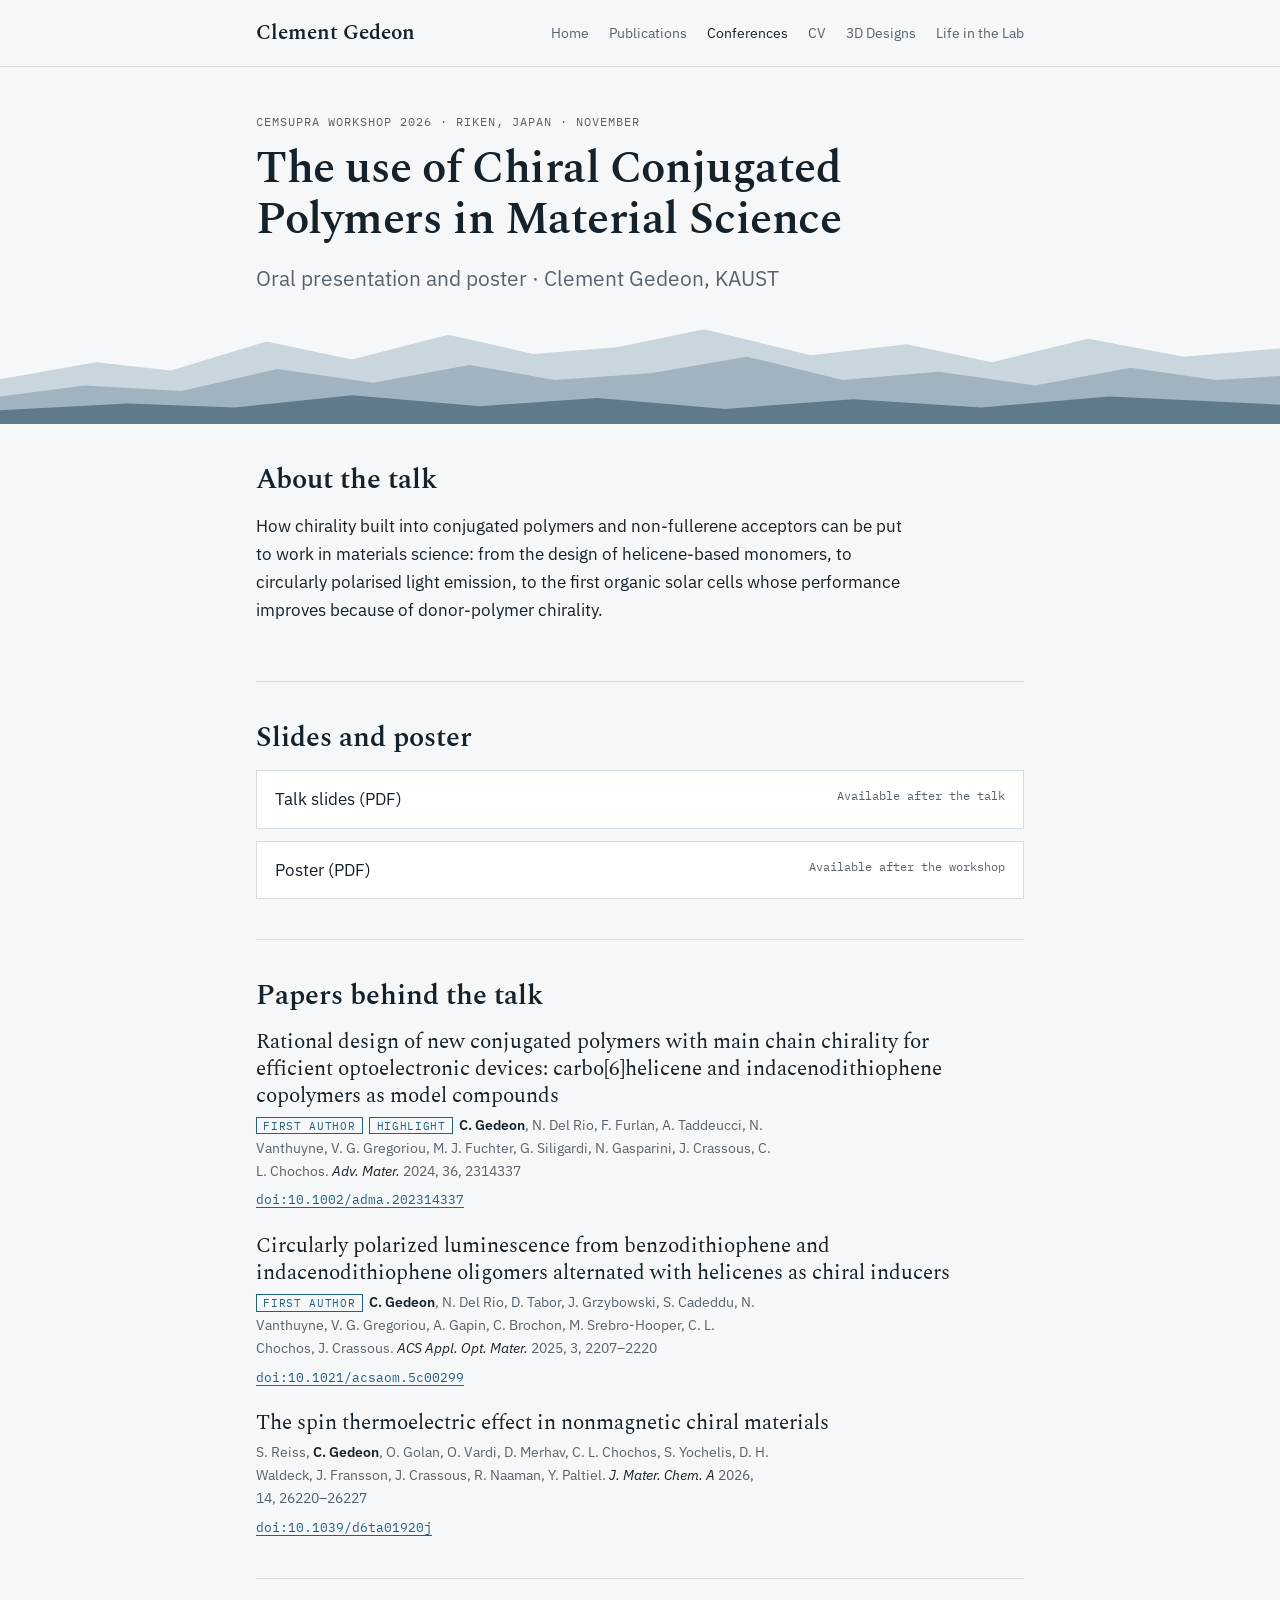
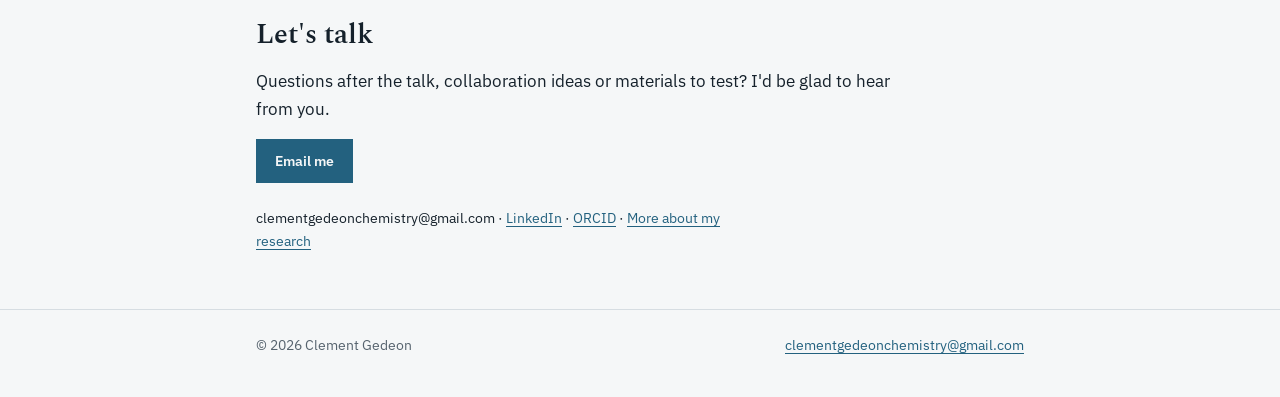
<file: conferences/cemsupra2026/index.html>
<!doctype html>
<html lang="en">
<head>
<meta charset="utf-8">
<meta name="viewport" content="width=device-width, initial-scale=1, viewport-fit=cover">
<title>CEMSupra Workshop 2026</title><meta name="description" content="Slides, poster and papers for Clement Gedeon's talk at the CEMSupra Workshop 2026, RIKEN."><meta name="claude:viewport-fit-sides" content="cover"><meta property="og:title" content="CEMSupra Workshop 2026"><meta property="og:description" content="Slides, poster and papers for Clement Gedeon's talk at the CEMSupra Workshop 2026, RIKEN."><link rel="icon" href="data:image/svg+xml,%3Csvg xmlns=%22http://www.w3.org/2000/svg%22 viewBox=%220 0 32 32%22%3E%3Cpath d=%22M2 28 L12 10 L17 18 L21 12 L30 28 Z%22 fill=%22%2323617f%22/%3E%3C/svg%3E"><link rel="preconnect" href="https://fonts.googleapis.com"><link rel="preconnect" href="https://fonts.gstatic.com" crossorigin><link rel="stylesheet" href="https://fonts.googleapis.com/css2?family=IBM+Plex+Mono:wght@400;500&family=IBM+Plex+Sans:ital,wght@0,400;0,600;1,400&family=Spectral:wght@500;600&display=swap"><link rel="stylesheet" href="../../style.css">
</head>
<body>
<header class="site-header"><div class="wrap"><a class="brand" href="../../index.html">Clement Gedeon</a><nav class="nav" aria-label="Main"><a href="../../index.html">Home</a><a href="../../publications/index.html">Publications</a><a href="../../conferences/index.html" aria-current="page">Conferences</a><a href="../../cv/index.html">CV</a><a href="../../3d-designs/index.html">3D Designs</a><a href="../../lab/index.html">Life in the Lab</a></nav></div></header>
<div class="hero page-head"><div class="wrap" style="grid-template-columns:minmax(0,1fr)"><div><p class="eyebrow">CEMSupra Workshop 2026 · RIKEN, Japan · November</p><h1>The use of Chiral Conjugated Polymers in Material Science</h1><p class="lead">Oral presentation and poster · Clement Gedeon, KAUST</p></div></div></div><svg class="ridge" viewBox="0 0 1200 160" preserveAspectRatio="none" aria-hidden="true">
<polygon class="r1" points="0,160 0,95 90,70 160,82 250,40 330,66 420,30 500,58 580,48 660,22 760,60 850,44 930,70 1020,36 1110,62 1200,50 1200,160"/>
<polygon class="r2" points="0,160 0,120 80,104 170,112 260,80 350,100 440,74 520,96 610,86 700,62 790,96 880,84 970,104 1060,78 1140,96 1200,90 1200,160"/>
<polygon class="r3" points="0,160 0,140 120,130 220,136 330,118 450,134 560,122 680,138 800,124 920,136 1040,120 1200,132 1200,160"/>
</svg>
<main class="wrap">
  <section aria-labelledby="h-about">
    <h2 id="h-about">About the talk</h2>
    <p>How chirality built into conjugated polymers and non-fullerene acceptors can be put to work in materials science: from the design of helicene-based monomers, to circularly polarised light emission, to the first organic solar cells whose performance improves because of donor-polymer chirality.</p>
  </section>
  <section aria-labelledby="h-mat">
    <h2 id="h-mat">Slides and poster</h2>
    <ul class="materials">
      <li><span>Talk slides (PDF)</span><span class="status">Available after the talk</span></li>
      <li><span>Poster (PDF)</span><span class="status">Available after the workshop</span></li>
    </ul>
  </section>
  <section aria-labelledby="h-papers">
    <h2 id="h-papers">Papers behind the talk</h2>
    <ul class="pubs"><li id="am2024"><p class="pub-title"><a href="https://doi.org/10.1002/adma.202314337">Rational design of new conjugated polymers with main chain chirality for efficient optoelectronic devices: carbo[6]helicene and indacenodithiophene copolymers as model compounds</a></p><p class="pub-meta"><span class="badge">First author</span><span class="badge">Highlight</span><span class="me">C. Gedeon</span>, N. Del Rio, F. Furlan, A. Taddeucci, N. Vanthuyne, V. G. Gregoriou, M. J. Fuchter, G. Siligardi, N. Gasparini, J. Crassous, C. L. Chochos. <em>Adv. Mater.</em> 2024, 36, 2314337</p><p class="pub-actions"><a href="https://doi.org/10.1002/adma.202314337">doi:10.1002/adma.202314337</a></p></li><li id="aom2025"><p class="pub-title"><a href="https://doi.org/10.1021/acsaom.5c00299">Circularly polarized luminescence from benzodithiophene and indacenodithiophene oligomers alternated with helicenes as chiral inducers</a></p><p class="pub-meta"><span class="badge">First author</span><span class="me">C. Gedeon</span>, N. Del Rio, D. Tabor, J. Grzybowski, S. Cadeddu, N. Vanthuyne, V. G. Gregoriou, A. Gapin, C. Brochon, M. Srebro-Hooper, C. L. Chochos, J. Crassous. <em>ACS Appl. Opt. Mater.</em> 2025, 3, 2207–2220</p><p class="pub-actions"><a href="https://doi.org/10.1021/acsaom.5c00299">doi:10.1021/acsaom.5c00299</a></p></li><li id="jmca2026"><p class="pub-title"><a href="https://doi.org/10.1039/d6ta01920j">The spin thermoelectric effect in nonmagnetic chiral materials</a></p><p class="pub-meta">S. Reiss, <span class="me">C. Gedeon</span>, O. Golan, O. Vardi, D. Merhav, C. L. Chochos, S. Yochelis, D. H. Waldeck, J. Fransson, J. Crassous, R. Naaman, Y. Paltiel. <em>J. Mater. Chem. A</em> 2026, 14, 26220–26227</p><p class="pub-actions"><a href="https://doi.org/10.1039/d6ta01920j">doi:10.1039/d6ta01920j</a></p></li></ul>
  </section>
  <section aria-labelledby="h-talk">
    <h2 id="h-talk">Let's talk</h2>
    <p>Questions after the talk, collaboration ideas or materials to test? I'd be glad to hear from you.</p>
    <p><a class="button" href="mailto:clementgedeonchemistry@gmail.com?subject=CEMSupra%20Workshop%202026">Email me</a></p>
    <p class="more">clementgedeonchemistry@gmail.com · <a href="https://www.linkedin.com/in/clement-gedeon/">LinkedIn</a> · <a href="https://orcid.org/0000-0003-4868-4547">ORCID</a> · <a href="../../index.html">More about my research</a></p>
  </section>
</main>
<footer class="site-footer"><div class="wrap"><span>© 2026 Clement Gedeon</span><a href="mailto:clementgedeonchemistry@gmail.com">clementgedeonchemistry@gmail.com</a></div></footer>
</body>
</html>
</file>
<file: style.css>
/* Layout: single reading column (~68ch) with a wide mountain ridge band under the hero.
   Research chain shown as a four-station route. */
:root {
  --paper: #f5f7f8;
  --surface: #ffffff;
  --ink: #15212b;
  --muted: #56636e;
  --rule: #d6dde2;
  --accent: #23617f;
  --accent-soft: #e2edf2;
  --ridge-1: #c9d6de;
  --ridge-2: #9fb3c0;
  --ridge-3: #5f7a8b;
  --overlay: rgba(10, 18, 24, 0.82);
  --overlay-ink: #f3f6f8;
  --backdrop: rgba(8, 14, 19, 0.88);
  --font-display: "Spectral", Georgia, "Times New Roman", serif;
  --font-body: "IBM Plex Sans", "Helvetica Neue", Arial, sans-serif;
  --font-mono: "IBM Plex Mono", ui-monospace, Menlo, Consolas, monospace;
  --step--1: 0.875rem;
  --step-0: 1.0625rem;
  --step-1: 1.3rem;
  --step-2: 1.75rem;
  --step-3: clamp(2.3rem, 5vw, 3.4rem);
}
@media (prefers-color-scheme: dark) {
  :root:not([data-theme="light"]) {
    --paper: #0f161c; --surface: #16212a; --ink: #e5ebef; --muted: #98a6b1;
    --rule: #26333d; --accent: #82b8d4; --accent-soft: #1b2e3a;
    --ridge-1: #1c2a34; --ridge-2: #273946; --ridge-3: #3a5262;
    color-scheme: dark;
  }
}
:root[data-theme="dark"] {
  --paper: #0f161c; --surface: #16212a; --ink: #e5ebef; --muted: #98a6b1;
  --rule: #26333d; --accent: #82b8d4; --accent-soft: #1b2e3a;
  --ridge-1: #1c2a34; --ridge-2: #273946; --ridge-3: #3a5262;
  color-scheme: dark;
}

* { box-sizing: border-box; }
html { -webkit-text-size-adjust: 100%; }
body {
  margin: 0;
  background: var(--paper);
  color: var(--ink);
  font-family: var(--font-body);
  font-size: var(--step-0);
  line-height: 1.65;
}
img { max-width: 100%; display: block; }
a { color: var(--accent); text-underline-offset: 3px; text-decoration-thickness: 1px; }
a:hover { text-decoration-thickness: 2px; }
a:focus-visible { outline: 2px solid var(--accent); outline-offset: 3px; border-radius: 2px; }

.wrap {
  max-width: 50rem;
  margin: 0 auto;
  padding-left: max(16px, env(safe-area-inset-left, 0px));
  padding-right: max(16px, env(safe-area-inset-right, 0px));
}

/* Header */
.site-header { border-bottom: 1px solid var(--rule); }
.site-header .wrap {
  display: flex; flex-wrap: wrap; align-items: center; justify-content: space-between;
  gap: 0.5rem 1.5rem; padding-block: 1rem;
}
.brand { font-family: var(--font-display); font-size: var(--step-1); font-weight: 600; color: var(--ink); text-decoration: none; }
.nav { display: flex; flex-wrap: wrap; gap: 0.25rem 1.25rem; font-size: var(--step--1); }
.nav a { color: var(--muted); text-decoration: none; }
.nav a:hover, .nav a[aria-current="page"] { color: var(--ink); }

/* Hero */
.hero .wrap {
  display: grid; grid-template-columns: minmax(0, 1fr) auto; gap: 2rem;
  align-items: end; padding-block: 3.5rem 1.5rem;
}
.eyebrow {
  font-family: var(--font-mono); font-size: 0.78rem; letter-spacing: 0.08em;
  text-transform: uppercase; color: var(--muted); margin: 0 0 0.75rem;
}
h1, h2, h3 { font-family: var(--font-display); font-weight: 600; line-height: 1.15; text-wrap: balance; margin: 0; }
h1 { font-size: var(--step-3); letter-spacing: -0.01em; }
.lead { font-size: var(--step-1); line-height: 1.5; color: var(--muted); margin: 1rem 0 0; max-width: 34em; }
.portrait {
  width: 11rem; aspect-ratio: 4 / 5; max-width: 100%;
  background: var(--accent-soft); border: 1px solid var(--rule);
  display: grid; place-items: center; position: relative; overflow: hidden;
}
.portrait span { font-family: var(--font-display); font-size: 2.6rem; color: var(--accent); }
.portrait img { position: absolute; inset: 0; width: 100%; height: 100%; object-fit: cover; object-position: center 20%; }

.ridge { display: block; width: 100%; height: 110px; }
.ridge .r1 { fill: var(--ridge-1); }
.ridge .r2 { fill: var(--ridge-2); }
.ridge .r3 { fill: var(--ridge-3); }

/* Sections */
main section { padding-block: 2.5rem; border-top: 1px solid var(--rule); }
main section:first-child { border-top: 0; }
h2 { font-size: var(--step-2); margin-bottom: 1rem; }
p { margin: 0 0 1rem; max-width: 65ch; }

.notice {
  display: flex; flex-wrap: wrap; gap: 0.25rem 1rem; align-items: baseline;
  background: var(--accent-soft); padding: 0.9rem 1.1rem; margin-top: 1.5rem;
  border-left: 3px solid var(--accent);
}
.notice strong { font-weight: 600; }

/* Research route */
.route { list-style: none; padding: 0; margin: 1.75rem 0 0; display: grid; grid-template-columns: repeat(4, minmax(0, 1fr)); gap: 1.25rem; counter-reset: stop; }
.route li { position: relative; padding-top: 1.6rem; border-top: 2px solid var(--ridge-2); counter-increment: stop; }
.route li::before {
  content: counter(stop); position: absolute; top: -0.85rem; left: 0;
  width: 1.6rem; height: 1.6rem; border-radius: 50%;
  background: var(--paper); border: 2px solid var(--accent); color: var(--accent);
  font-family: var(--font-mono); font-size: 0.8rem; display: grid; place-items: center;
}
.route h3 { font-size: var(--step-0); font-family: var(--font-body); font-weight: 600; margin-bottom: 0.3rem; }
.route p { font-size: var(--step--1); color: var(--muted); margin: 0; }

.keywords { display: flex; flex-wrap: wrap; gap: 0.5rem; padding: 0; margin: 1.5rem 0 0; list-style: none; }
.keywords li { font-family: var(--font-mono); font-size: 0.78rem; border: 1px solid var(--rule); padding: 0.2rem 0.6rem; color: var(--muted); }

/* Publications */
.pubs { list-style: none; padding: 0; margin: 0; display: grid; gap: 1.4rem; }
.pub-title { font-family: var(--font-display); font-size: var(--step-1); line-height: 1.3; margin: 0 0 0.25rem; }
.pub-title a { color: var(--ink); text-decoration: none; }
.pub-title a:hover { color: var(--accent); }
.pub-meta { font-size: var(--step--1); color: var(--muted); margin: 0; }
.pub-meta em { color: var(--ink); }
.pub-meta .me { font-weight: 600; color: var(--ink); }
.tag { font-family: var(--font-mono); font-size: 0.72rem; letter-spacing: 0.06em; text-transform: uppercase; color: var(--accent); }
.more { margin-top: 1.5rem; font-size: var(--step--1); }

/* Timeline */
.path { list-style: none; padding: 0; margin: 0; display: grid; gap: 1rem; }
.path li { display: grid; grid-template-columns: 9rem minmax(0, 1fr); gap: 1rem; }
.path .when { font-family: var(--font-mono); font-size: 0.8rem; color: var(--muted); padding-top: 0.2rem; }
.path strong { font-weight: 600; }
.path span { display: block; color: var(--muted); font-size: var(--step--1); }

/* Links grid */
.links { list-style: none; padding: 0; margin: 0; display: grid; grid-template-columns: repeat(2, minmax(0, 1fr)); gap: 0.75rem 2rem; }
.links li { display: flex; flex-direction: column; border-bottom: 1px solid var(--rule); padding-bottom: 0.6rem; }
.links .label { font-family: var(--font-mono); font-size: 0.72rem; letter-spacing: 0.08em; text-transform: uppercase; color: var(--muted); }
.links a, .links .value { overflow-wrap: anywhere; }

/* Talk page */
.materials { list-style: none; padding: 0; margin: 0; display: grid; gap: 0.75rem; }
.materials li { display: flex; flex-wrap: wrap; justify-content: space-between; gap: 0.25rem 1rem; padding: 0.9rem 1.1rem; background: var(--surface); border: 1px solid var(--rule); }
.materials .status { font-family: var(--font-mono); font-size: 0.78rem; color: var(--muted); }
.button {
  display: inline-block; background: var(--accent); color: var(--paper); text-decoration: none;
  padding: 0.65rem 1.2rem; font-weight: 600; font-size: var(--step--1);
}
.button:hover { opacity: 0.9; }

.site-footer { border-top: 1px solid var(--rule); color: var(--muted); font-size: var(--step--1); }
.site-footer .wrap { padding-block: 1.5rem 2.5rem; display: flex; flex-wrap: wrap; justify-content: space-between; gap: 0.5rem 1.5rem; }

/* Shared additions */
.page-head .wrap { padding-block: 2.75rem 1.25rem; }
.page-head h1 { font-size: clamp(2rem, 4.5vw, 2.8rem); }
section h3 { font-family: var(--font-display); font-size: var(--step-1); margin: 1.75rem 0 0.75rem; }
section h3:first-of-type { margin-top: 0; }
.badge { font-family: var(--font-mono); font-size: 0.7rem; letter-spacing: 0.06em; text-transform: uppercase; color: var(--accent); border: 1px solid currentColor; padding: 0.05rem 0.4rem; margin-right: 0.4rem; white-space: nowrap; }
.pub-note { font-size: var(--step--1); color: var(--muted); margin: 0.4rem 0 0; }
.pub-actions { display: flex; flex-wrap: wrap; gap: 0.25rem 1rem; font-family: var(--font-mono); font-size: 0.8rem; margin: 0.4rem 0 0; }
.path p { font-size: var(--step--1); color: var(--muted); margin: 0.3rem 0 0; }
.path .when strong { display: block; color: var(--accent); font-weight: 500; }
.path a { font-weight: 600; }
.bullets { padding-left: 1.1rem; margin: 0; display: grid; gap: 0.5rem; }
.bullets li { max-width: 65ch; }
.bullets li span { color: var(--muted); font-size: var(--step--1); }

/* 3D designs */
.designs { display: grid; grid-template-columns: repeat(2, minmax(0, 1fr)); gap: 2.5rem 2rem; }
.design { display: flex; flex-direction: column; gap: 1rem; min-width: 0; }
.design-img { display: block; aspect-ratio: 4 / 3; max-width: 100%; background: var(--surface); border: 1px solid var(--rule); overflow: hidden; }
.design-img img { width: 100%; height: 100%; object-fit: cover; transition: transform 0.4s ease; }
.design-img:hover img { transform: scale(1.03); }
.design-body { display: flex; flex-direction: column; align-items: flex-start; flex: 1; }
.design-body h2 { font-size: var(--step-1); margin-bottom: 0.4rem; }
.design-body p { font-size: var(--step--1); color: var(--muted); margin: 0 0 0.5rem; }
.design-body .design-meta { font-family: var(--font-mono); font-size: 0.78rem; margin-bottom: 1rem; }
.design-body .button { margin-top: auto; }
.empty { color: var(--muted); }

/* Lab gallery: two columns, newest first; .wide spans both */
.gallery { display: grid; grid-template-columns: repeat(2, minmax(0, 1fr)); gap: 1.5rem 1.25rem; align-items: start; }
.shot { margin: 0; position: relative; min-width: 0; }
.shot.wide { grid-column: 1 / -1; }
.shot a { display: block; }
.shot img { width: 100%; height: auto; border: 1px solid var(--rule); }
.shot figcaption { font-size: var(--step--1); color: var(--muted); padding-top: 0.45rem; }
.shot .year { font-family: var(--font-mono); font-size: 0.75rem; letter-spacing: 0.06em; color: var(--accent); margin-right: 0.6rem; }
@media (hover: hover) and (pointer: fine) {
  .shot figcaption {
    position: absolute; left: 1px; right: 1px; bottom: 1px; padding: 3rem 1rem 0.9rem;
    background: linear-gradient(transparent, var(--overlay)); color: var(--overlay-ink);
    opacity: 0; transition: opacity 0.25s ease; pointer-events: none;
  }
  .shot figcaption .year { color: var(--overlay-ink); opacity: 0.8; }
  .shot:hover figcaption, .shot:focus-within figcaption { opacity: 1; }
}

/* Enlarged view */
.lightbox { border: 0; padding: 0; background: transparent; max-width: min(92vw, 1400px); max-height: 92vh; overflow: visible; }
.lightbox::backdrop { background: var(--backdrop); }
.lightbox img { max-width: min(92vw, 1400px); max-height: 82vh; width: auto; margin: 0 auto; }
.lightbox p { color: var(--overlay-ink); text-align: center; margin: 0.75rem auto 0; font-size: var(--step--1); }
.lightbox-close {
  position: absolute; top: -2.6rem; right: 0; background: none; border: 0; color: var(--overlay-ink);
  font-size: 2rem; line-height: 1; cursor: pointer; padding: 0.2rem 0.5rem;
}
.lightbox-close:focus-visible { outline: 2px solid var(--overlay-ink); }

@media (max-width: 640px) {
  .hero .wrap { grid-template-columns: 1fr; padding-block: 2rem 1rem; }
  .portrait { width: 8rem; grid-row: 1; }
  .route { grid-template-columns: repeat(2, minmax(0, 1fr)); row-gap: 2rem; }
  .path li { grid-template-columns: 1fr; gap: 0.1rem; }
  .links { grid-template-columns: 1fr; }
  .designs { grid-template-columns: 1fr; }
  .gallery { grid-template-columns: 1fr; }
  .ridge { height: 70px; }
}
@media (prefers-reduced-motion: reduce) { * { transition: none !important; animation: none !important; } }
</file>
